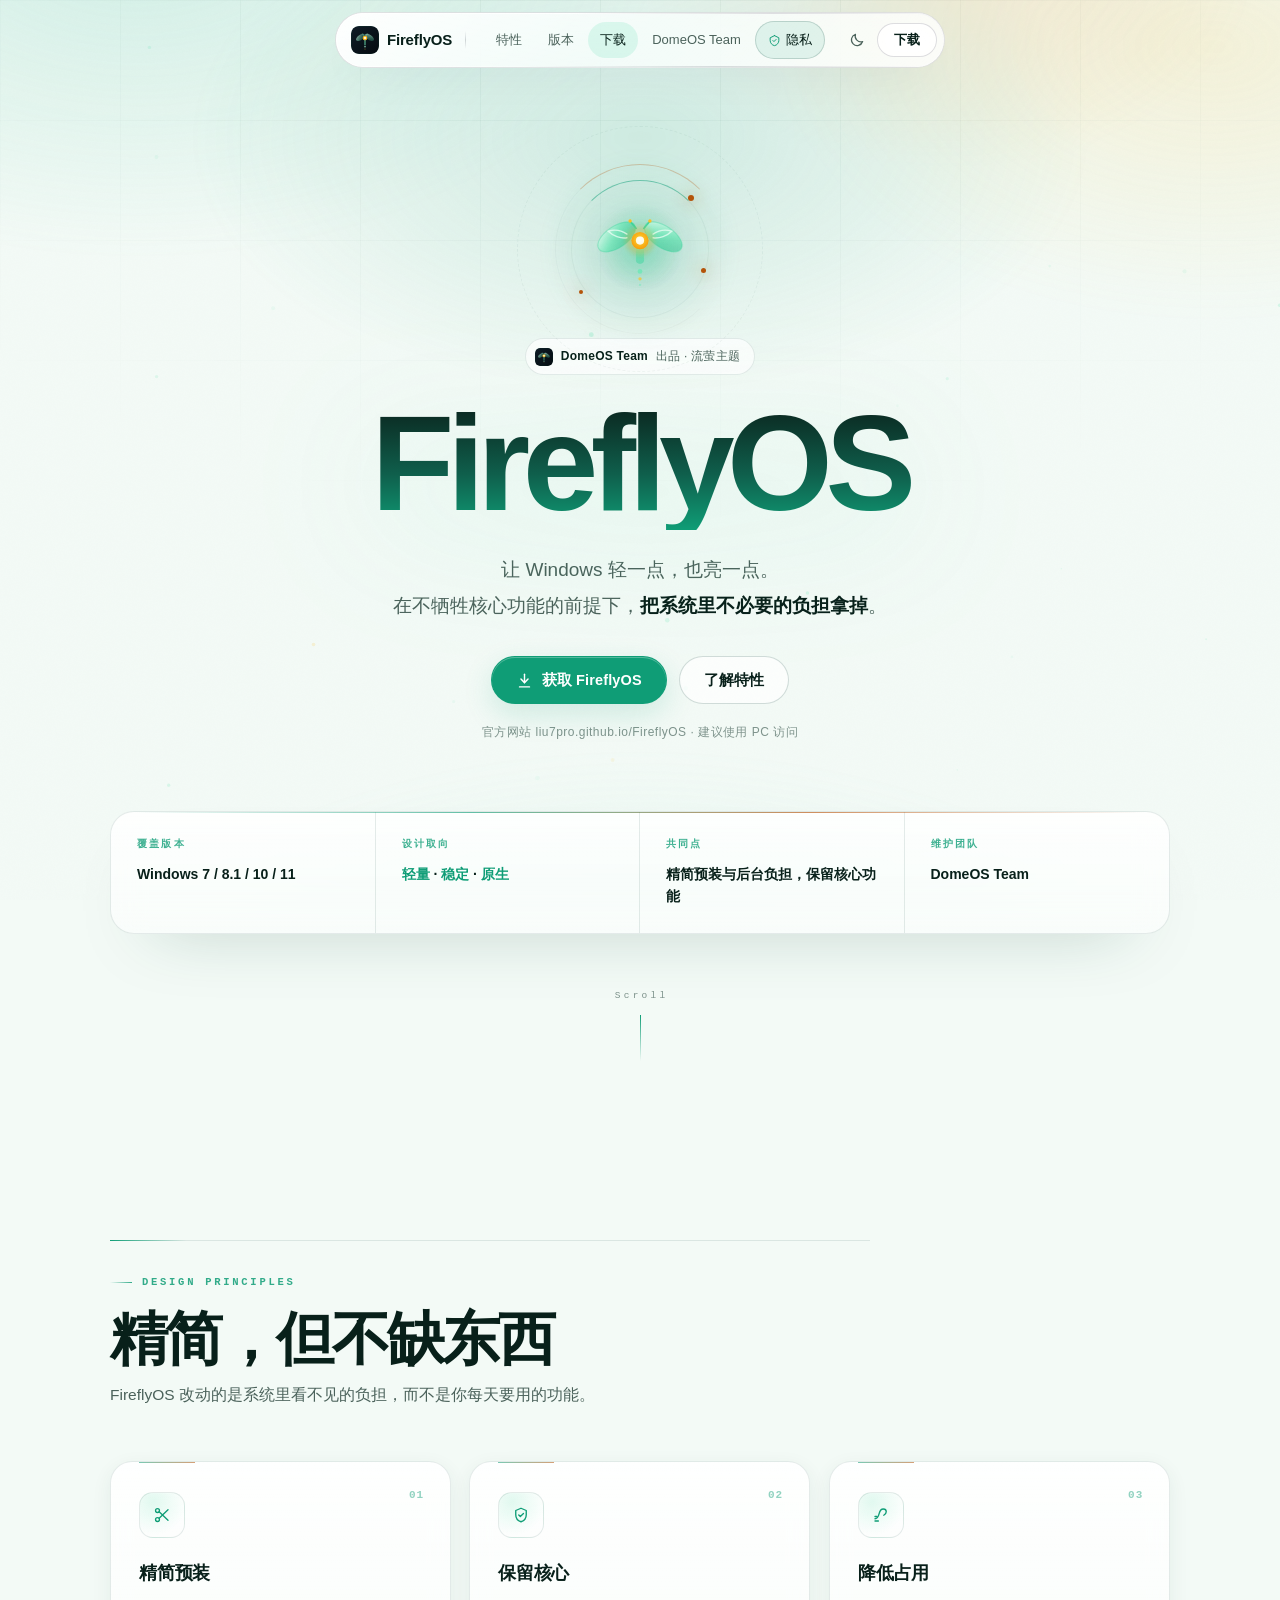
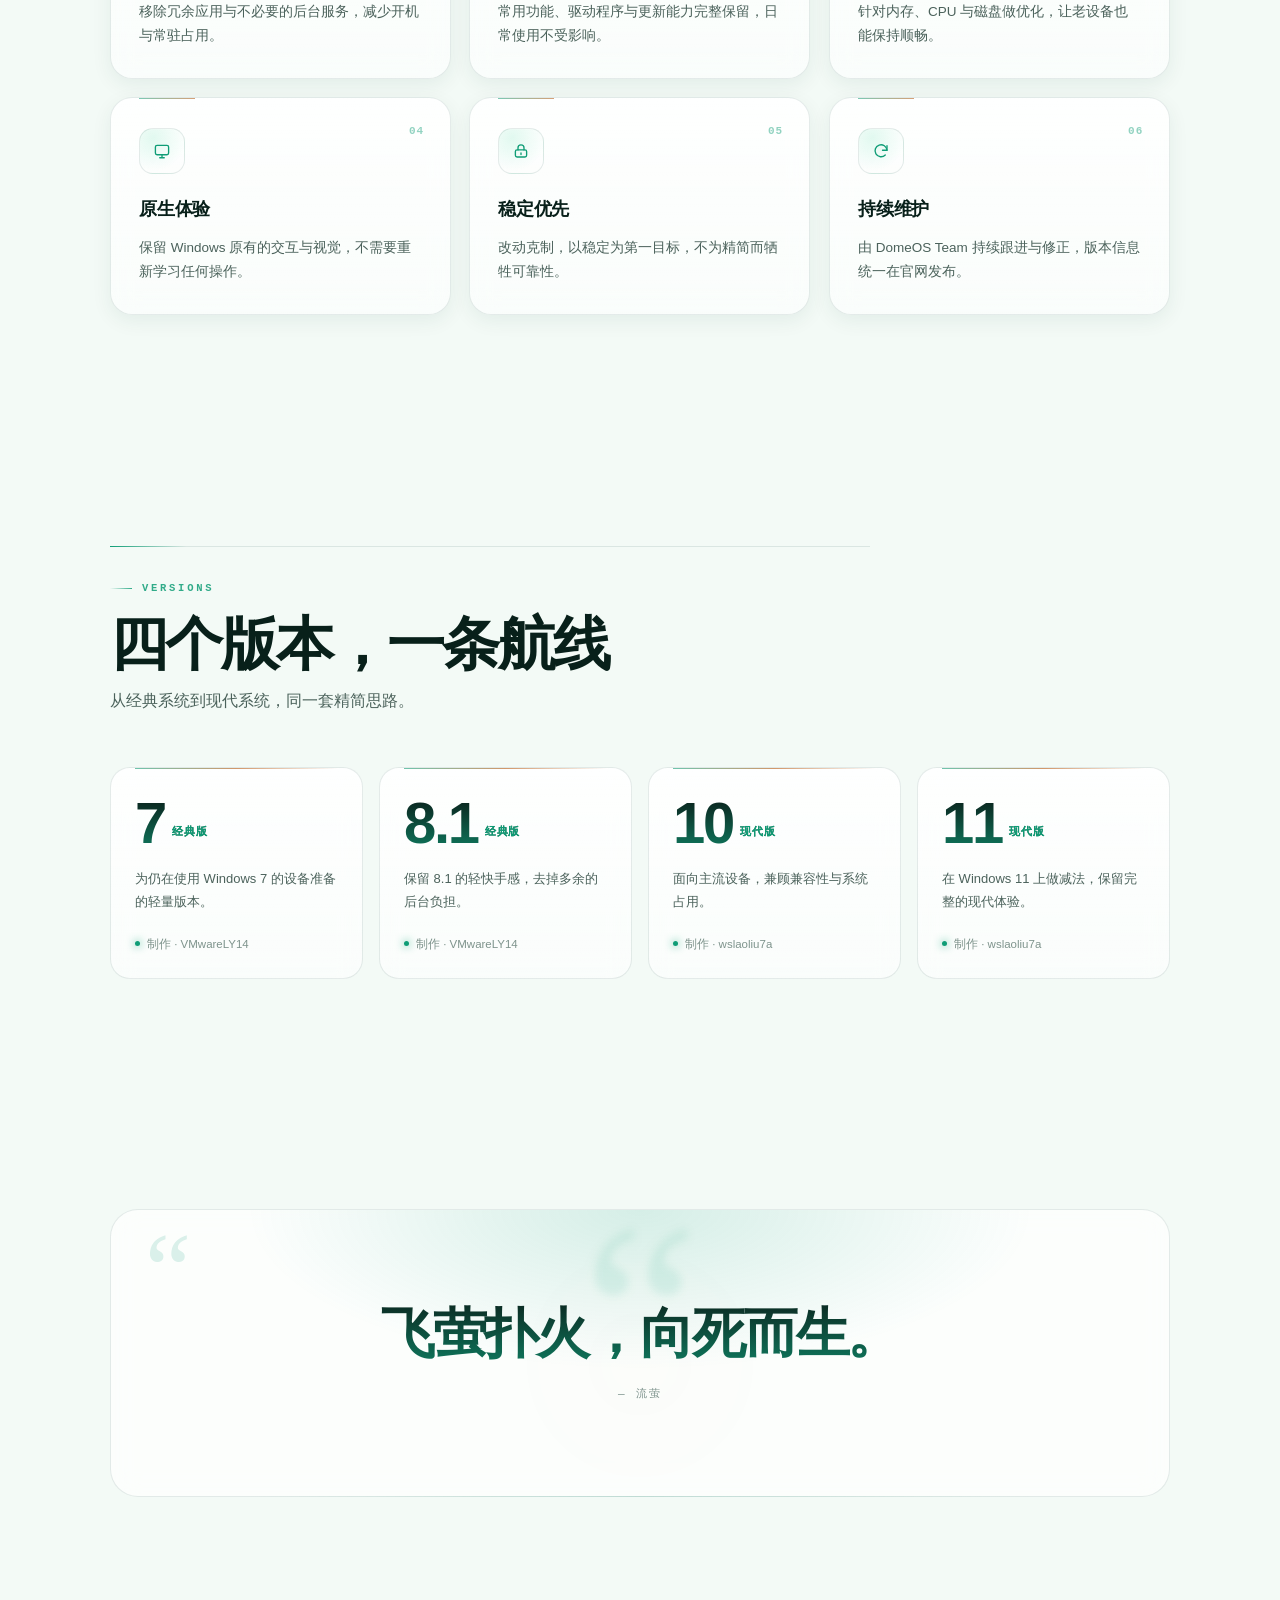
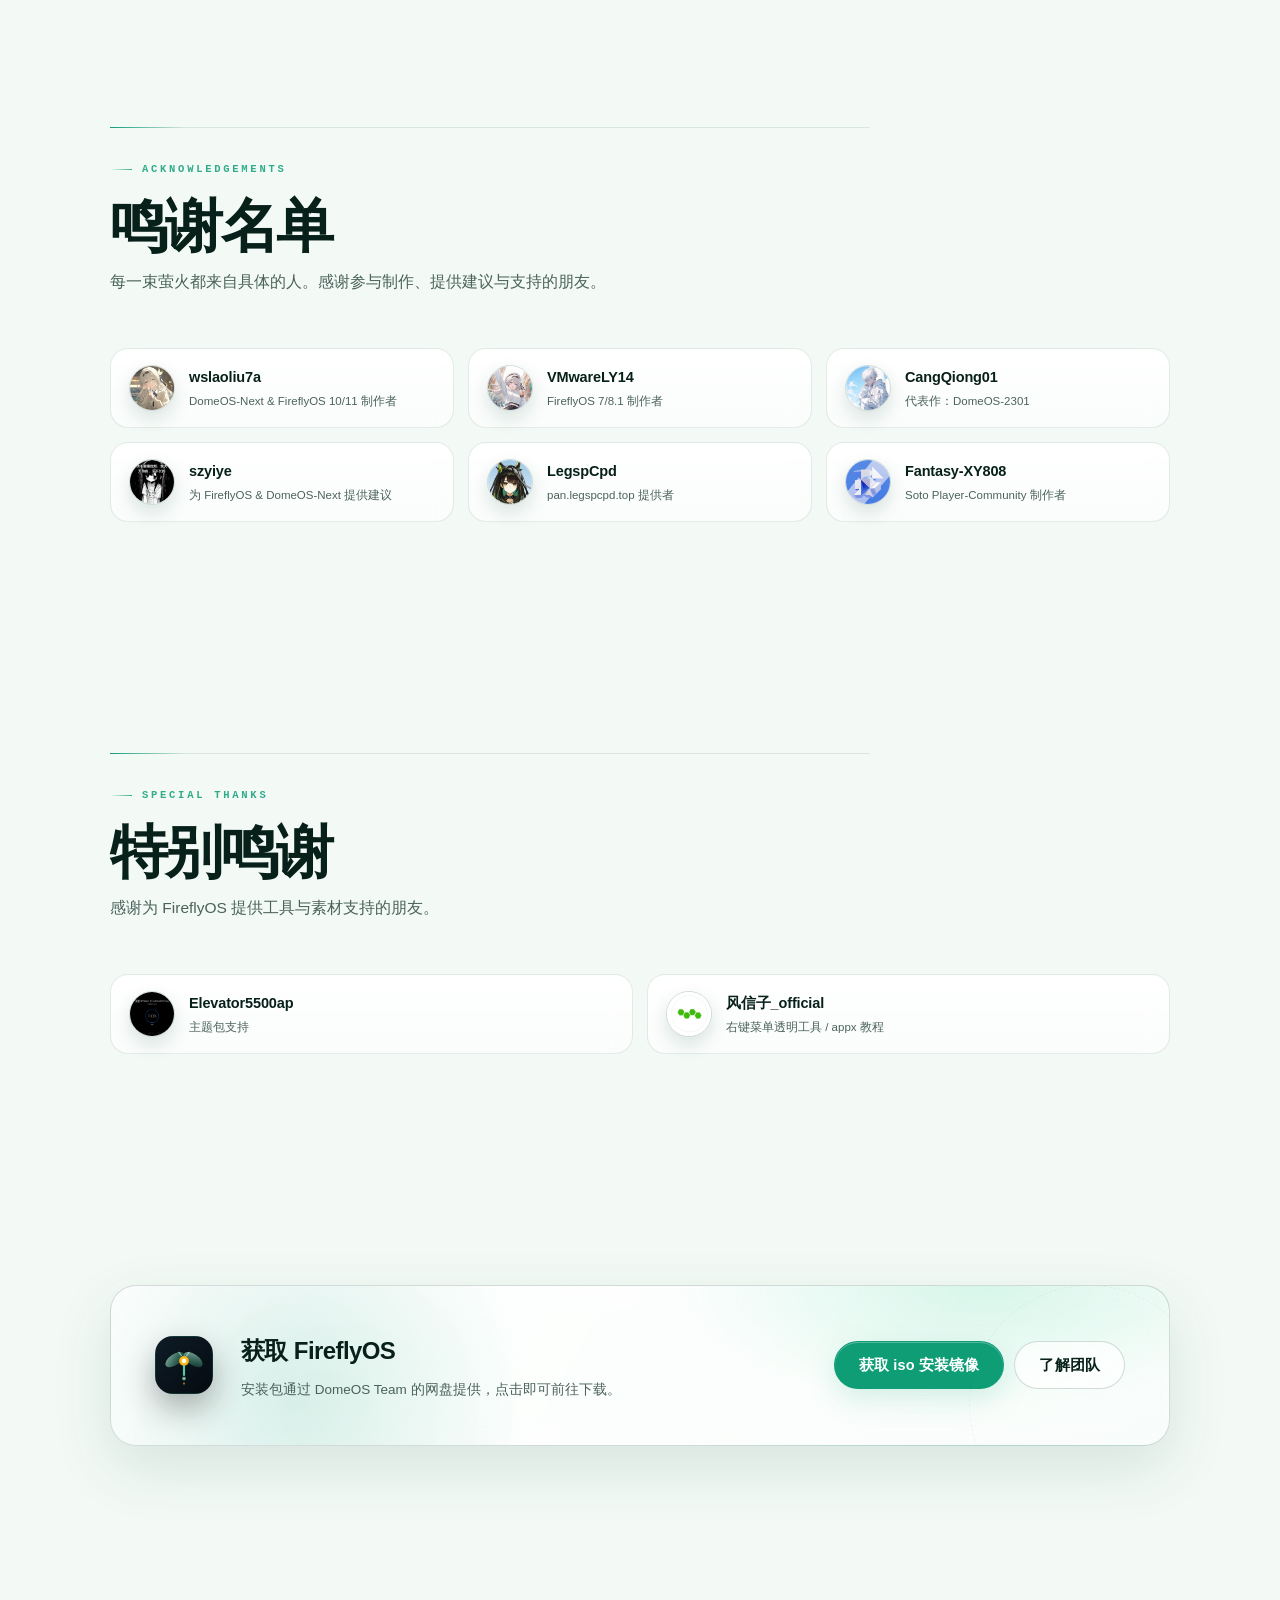
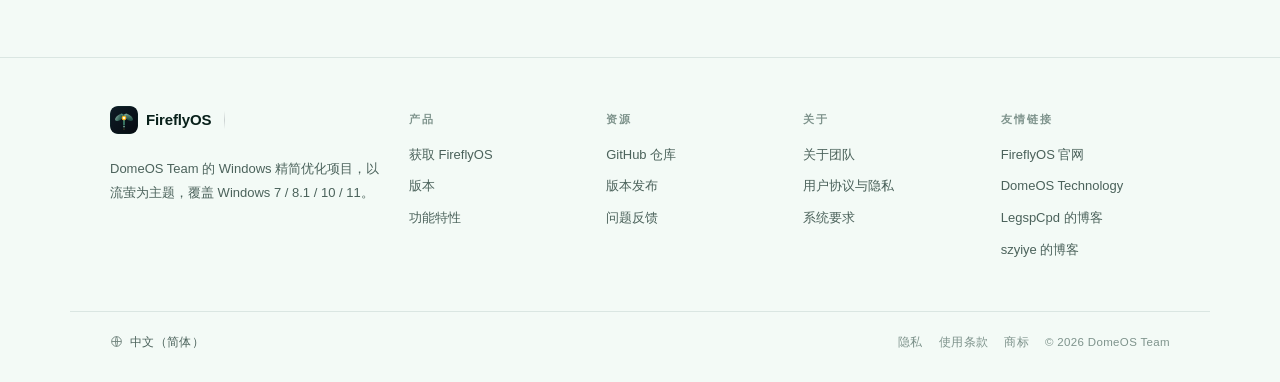
<file: index.html>
<!DOCTYPE html>
<html lang="zh-CN" data-color-mode="dark">
<head>
<meta charset="UTF-8" />
<meta name="viewport" content="width=device-width, initial-scale=1.0" />
<title>FireflyOS — 让 Windows 重新发光</title>
<meta name="description" content="FireflyOS 是 DomeOS Team 打造的 Windows 精简优化版本，以流萤为主题，覆盖 Windows 7 / 8.1 / 10 / 11，在不牺牲核心功能的前提下降低系统占用。" />
<meta name="theme-color" content="#060a10" id="themeColor" />
<meta name="color-scheme" content="dark light" />
<meta property="og:type" content="website" />
<meta property="og:title" content="FireflyOS — 让 Windows 重新发光" />
<meta property="og:description" content="DomeOS Team 出品的 Windows 精简优化版本，以流萤为主题，覆盖 Windows 7 / 8.1 / 10 / 11。飞萤扑火，向死而生。" />
<link rel="icon" href="assets/logo.svg" type="image/svg+xml" />
<script>
  (function () {
    try {
      var saved = localStorage.getItem('ff-theme');
      var mode = saved === 'light' || saved === 'dark'
        ? saved
        : (window.matchMedia('(prefers-color-scheme: light)').matches ? 'light' : 'dark');
      document.documentElement.setAttribute('data-color-mode', mode);
    } catch (e) {}
  })();
</script>
<style>html{background:#060a10}html[data-color-mode="light"]{background:#f3faf6}</style>
<link rel="stylesheet" href="assets/theme.css" />
<link rel="stylesheet" href="assets/style.css?v=10" />
<link rel="stylesheet" href="assets/evolve.css?v=2" />
</head>
<body>

<div class="page-curtain" aria-hidden="true"></div>

<div class="bg-scene" aria-hidden="true"></div>
<canvas id="fireflies" aria-hidden="true"></canvas>

<header class="site-header" id="siteHeader">
  <div class="nav-inner">
    <a class="brand" href="#" aria-label="FireflyOS 首页">
      <img src="assets/logo.svg" alt="" />
      <span>FireflyOS</span>
    </a>

    <nav class="nav-links" id="navLinks" aria-label="主导航">
      <span class="nav-hover" aria-hidden="true"></span>
      <a href="#features">特性</a>
      <a href="#versions">版本</a>
      <a href="#download">下载</a>
      <a href="https://liu7pro.github.io/DomeOS-Team/">DomeOS Team</a>
      <a class="nav-privacy" href="https://liu7pro.github.io/DomeOS-Team/legal.html" aria-label="用户协议与隐私政策">
        <svg viewBox="0 0 24 24" fill="none" stroke="currentColor" stroke-width="1.8" stroke-linecap="round" stroke-linejoin="round"><path d="M12 3l8 4v5c0 4.5-3.4 8.6-8 9.5C7.4 20.6 4 16.5 4 12V7l8-4z" /><path d="m9 12 2 2 4-4" /></svg>
        隐私
      </a>
    </nav>

    <div class="nav-actions">
      <button class="theme-toggle" id="themeToggle" type="button" aria-label="切换深浅色模式" aria-pressed="false">
        <svg class="ic-sun" viewBox="0 0 24 24" fill="none" stroke="currentColor" stroke-width="1.8" stroke-linecap="round">
          <circle cx="12" cy="12" r="4.2" />
          <path d="M12 2.5v2M12 19.5v2M2.5 12h2M19.5 12h2M5.2 5.2l1.4 1.4M17.4 17.4l1.4 1.4M18.8 5.2l-1.4 1.4M6.6 17.4l-1.4 1.4" />
        </svg>
        <svg class="ic-moon" viewBox="0 0 24 24" fill="none" stroke="currentColor" stroke-width="1.8" stroke-linecap="round" stroke-linejoin="round">
          <path d="M20.5 14.3A8.6 8.6 0 0 1 9.7 3.5a8.6 8.6 0 1 0 10.8 10.8Z" />
        </svg>
      </button>
      <a class="btn btn-primary btn-sm" href="https://pan.legspcpd.top/s/m5fM" target="_blank" rel="noopener">下载</a>
      <button class="menu-toggle" id="menuToggle" type="button" aria-label="打开菜单" aria-expanded="false" aria-controls="navLinks">
        <svg viewBox="0 0 24 24" fill="none" stroke="currentColor" stroke-width="2" stroke-linecap="round"><path d="M4 7h16M4 12h16M4 17h16" /></svg>
      </button>
    </div>
  </div>
</header>

<main>
  <section class="hero">
    <div class="container">
      <div class="hero-mark" aria-hidden="true">
        <span class="ring"></span>
        <span class="ring r2"></span>
        <img src="assets/emblem.svg" alt="" />
        <span class="spark s1"></span>
        <span class="spark s2"></span>
        <span class="spark s3"></span>
      </div>

      <div class="hero-badge">
        <img src="assets/logo.svg" alt="" />
        <b>DomeOS Team</b> 出品 · 流萤主题
      </div>

      <h1>FireflyOS</h1>
      <p class="lead">
        让 Windows 轻一点，也亮一点。<br />
        在不牺牲核心功能的前提下，<strong>把系统里不必要的负担拿掉</strong>。
      </p>

      <div class="hero-actions">
        <a class="btn btn-primary" href="https://pan.legspcpd.top/s/m5fM" target="_blank" rel="noopener">
          <svg viewBox="0 0 24 24" fill="none" stroke="currentColor" stroke-width="2" stroke-linecap="round" stroke-linejoin="round"><path d="M12 3v12" /><path d="m7 10 5 5 5-5" /><path d="M5 21h14" /></svg>
          获取 FireflyOS
        </a>
        <a class="btn btn-ghost" href="#features">了解特性</a>
      </div>

      <p class="hero-note">官方网站 liu7pro.github.io/FireflyOS · 建议使用 PC 访问</p>

      <div class="spec-panel" data-reveal>
        <div class="spec-item">
          <span>覆盖版本</span>
          <b>Windows 7 / 8.1 / 10 / 11</b>
        </div>
        <div class="spec-item">
          <span>设计取向</span>
          <b><em>轻量</em> · <em>稳定</em> · <em>原生</em></b>
        </div>
        <div class="spec-item">
          <span>共同点</span>
          <b>精简预装与后台负担，保留核心功能</b>
        </div>
        <div class="spec-item">
          <span>维护团队</span>
          <b>DomeOS Team</b>
        </div>
      </div>

      <div class="scroll-cue" aria-hidden="true">
        <span>Scroll</span>
        <i></i>
      </div>
    </div>
  </section>

  <section class="section" id="features">
    <div class="container">
      <div class="section-head" data-reveal>
        <span class="eyebrow">Design Principles</span>
        <h2 class="section-title">精简，但不缺东西</h2>
        <p class="section-sub">FireflyOS 改动的是系统里看不见的负担，而不是你每天要用的功能。</p>
      </div>

      <div class="grid-3">
        <article class="card" data-reveal style="--d:.02s">
          <span class="card-index">01</span>
          <div class="card-icon"><svg viewBox="0 0 24 24" fill="none" stroke="currentColor" stroke-width="1.8" stroke-linecap="round" stroke-linejoin="round"><circle cx="6" cy="6" r="2.6" /><circle cx="6" cy="18" r="2.6" /><path d="M8.2 7.6 20 19M8.2 16.4 20 5" /></svg></div>
          <h3>精简预装</h3>
          <p>移除冗余应用与不必要的后台服务，减少开机与常驻占用。</p>
        </article>
        <article class="card" data-reveal style="--d:.06s">
          <span class="card-index">02</span>
          <div class="card-icon"><svg viewBox="0 0 24 24" fill="none" stroke="currentColor" stroke-width="1.8" stroke-linecap="round" stroke-linejoin="round"><path d="M12 3 5 6v5.6c0 4.3 2.9 8.1 7 9.4 4.1-1.3 7-5.1 7-9.4V6l-7-3Z" /><path d="m9 12 2.1 2.1L15.3 10" /></svg></div>
          <h3>保留核心</h3>
          <p>常用功能、驱动程序与更新能力完整保留，日常使用不受影响。</p>
        </article>
        <article class="card" data-reveal style="--d:.1s">
          <span class="card-index">03</span>
          <div class="card-icon"><svg viewBox="0 0 24 24" fill="none" stroke="currentColor" stroke-width="1.8" stroke-linecap="round" stroke-linejoin="round"><path d="M4 17c3.4 0 4.6-3.2 5.4-6.4C10.2 7.4 11.3 4 15 4c2.5 0 4 1.6 4 3.7 0 2.3-1.6 3.6-3.3 4.6" /><path d="M4 20h4.5" /><path d="M4 14h2.8" /></svg></div>
          <h3>降低占用</h3>
          <p>针对内存、CPU 与磁盘做优化，让老设备也能保持顺畅。</p>
        </article>
        <article class="card" data-reveal style="--d:.02s">
          <span class="card-index">04</span>
          <div class="card-icon"><svg viewBox="0 0 24 24" fill="none" stroke="currentColor" stroke-width="1.8" stroke-linecap="round" stroke-linejoin="round"><rect x="3.2" y="4.5" width="17.6" height="12.5" rx="2.2" /><path d="M9 21h6M12 17v4" /></svg></div>
          <h3>原生体验</h3>
          <p>保留 Windows 原有的交互与视觉，不需要重新学习任何操作。</p>
        </article>
        <article class="card" data-reveal style="--d:.06s">
          <span class="card-index">05</span>
          <div class="card-icon"><svg viewBox="0 0 24 24" fill="none" stroke="currentColor" stroke-width="1.8" stroke-linecap="round" stroke-linejoin="round"><rect x="4.5" y="10.5" width="15" height="9.5" rx="2.2" /><path d="M8 10.5V7.8a4 4 0 0 1 8 0v2.7" /><path d="M12 14.6v2" /></svg></div>
          <h3>稳定优先</h3>
          <p>改动克制，以稳定为第一目标，不为精简而牺牲可靠性。</p>
        </article>
        <article class="card" data-reveal style="--d:.1s">
          <span class="card-index">06</span>
          <div class="card-icon"><svg viewBox="0 0 24 24" fill="none" stroke="currentColor" stroke-width="1.8" stroke-linecap="round" stroke-linejoin="round"><path d="M20 11a8 8 0 1 0-2.3 6.3" /><path d="M20 5v6h-6" /></svg></div>
          <h3>持续维护</h3>
          <p>由 DomeOS Team 持续跟进与修正，版本信息统一在官网发布。</p>
        </article>
      </div>
    </div>
  </section>

  <section class="section" id="versions">
    <div class="container">
      <div class="section-head" data-reveal>
        <span class="eyebrow">Versions</span>
        <h2 class="section-title">四个版本，一条航线</h2>
        <p class="section-sub">从经典系统到现代系统，同一套精简思路。</p>
      </div>

      <div class="versions">
        <article class="version-card" data-reveal style="--d:.02s">
          <div class="v-num">7<small>经典版</small></div>
          <p class="v-desc">为仍在使用 Windows 7 的设备准备的轻量版本。</p>
          <span class="v-maker">制作 · VMwareLY14</span>
        </article>
        <article class="version-card" data-reveal style="--d:.06s">
          <div class="v-num">8.1<small>经典版</small></div>
          <p class="v-desc">保留 8.1 的轻快手感，去掉多余的后台负担。</p>
          <span class="v-maker">制作 · VMwareLY14</span>
        </article>
        <article class="version-card" data-reveal style="--d:.1s">
          <div class="v-num">10<small>现代版</small></div>
          <p class="v-desc">面向主流设备，兼顾兼容性与系统占用。</p>
          <span class="v-maker">制作 · wslaoliu7a</span>
        </article>
        <article class="version-card" data-reveal style="--d:.14s">
          <div class="v-num">11<small>现代版</small></div>
          <p class="v-desc">在 Windows 11 上做减法，保留完整的现代体验。</p>
          <span class="v-maker">制作 · wslaoliu7a</span>
        </article>
      </div>
    </div>
  </section>

  <section class="section">
    <div class="container">
      <div class="quote-panel" data-reveal>
        <q>飞萤扑火，向死而生。</q>
        <span>— 流萤</span>
      </div>
    </div>
  </section>

  <section class="section" id="thanks">
    <div class="container">
      <div class="section-head" data-reveal>
        <span class="eyebrow">Acknowledgements</span>
        <h2 class="section-title">鸣谢名单</h2>
        <p class="section-sub">每一束萤火都来自具体的人。感谢参与制作、提供建议与支持的朋友。</p>
      </div>

      <div class="thanks-grid">
        <a class="thanks-card" href="https://space.bilibili.com/1834614293" target="_blank" rel="noopener" data-reveal style="--d:.02s">
          <img src="assets/people/wslaoliu7a.jpg" alt="" />
          <div><b>wslaoliu7a</b><span>DomeOS-Next &amp; FireflyOS 10/11 制作者</span></div>
        </a>
        <a class="thanks-card" href="https://space.bilibili.com/1227511340" target="_blank" rel="noopener" data-reveal style="--d:.05s">
          <img src="assets/people/vmwarely14.jpg" alt="" />
          <div><b>VMwareLY14</b><span>FireflyOS 7/8.1 制作者</span></div>
        </a>
        <a class="thanks-card" href="https://space.bilibili.com/1995157657" target="_blank" rel="noopener" data-reveal style="--d:.08s">
          <img src="assets/people/cangqiong01.jpg" alt="" />
          <div><b>CangQiong01</b><span>代表作：DomeOS-2301</span></div>
        </a>
        <a class="thanks-card" href="https://space.bilibili.com/3493112219437191" target="_blank" rel="noopener" data-reveal style="--d:.02s">
          <img src="assets/people/szyiye.jpg" alt="" />
          <div><b>szyiye</b><span>为 FireflyOS &amp; DomeOS-Next 提供建议</span></div>
        </a>
        <a class="thanks-card" href="https://space.bilibili.com/1614911881" target="_blank" rel="noopener" data-reveal style="--d:.05s">
          <img src="assets/people/legspcpd.jpg" alt="" />
          <div><b>LegspCpd</b><span>pan.legspcpd.top 提供者</span></div>
        </a>
        <a class="thanks-card" href="https://github.com/Fantasy-XY808" target="_blank" rel="noopener" data-reveal style="--d:.08s">
          <img src="assets/people/fantasy-xy808.jpg" alt="" />
          <div><b>Fantasy-XY808</b><span>Soto Player-Community 制作者</span></div>
        </a>
      </div>
    </div>
  </section>

  <section class="section" id="special-thanks">
    <div class="container">
      <div class="section-head" data-reveal>
        <span class="eyebrow">Special Thanks</span>
        <h2 class="section-title">特别鸣谢</h2>
        <p class="section-sub">感谢为 FireflyOS 提供工具与素材支持的朋友。</p>
      </div>

      <div class="thanks-grid two">
        <a class="thanks-card" href="https://space.bilibili.com/449530793" target="_blank" rel="noopener" data-reveal style="--d:.02s">
          <img src="assets/people/elevator5500ap.jpg" alt="" />
          <div><b>Elevator5500ap</b><span>主题包支持</span></div>
        </a>
        <a class="thanks-card" href="https://space.bilibili.com/3494369573210315" target="_blank" rel="noopener" data-reveal style="--d:.05s">
          <img src="assets/people/fengxinzi.jpg" alt="" />
          <div><b>风信子_official</b><span>右键菜单透明工具 / appx 教程</span></div>
        </a>
      </div>
    </div>
  </section>

  <section class="section" id="download">
    <div class="container">
      <div class="cta-panel" data-reveal>
        <img src="assets/logo.svg" alt="" />
        <div class="cta-text">
          <h2>获取 FireflyOS</h2>
          <p>安装包通过 DomeOS Team 的网盘提供，点击即可前往下载。</p>
        </div>
        <div class="cta-actions">
          <a class="btn btn-primary" href="https://pan.legspcpd.top/s/m5fM" target="_blank" rel="noopener">获取 iso 安装镜像</a>
          <a class="btn btn-ghost" href="https://liu7pro.github.io/DomeOS-Team/">了解团队</a>
        </div>
      </div>
    </div>
  </section>
</main>

<footer class="site-footer">
  <div class="container footer-inner">
    <div class="footer-brand">
      <a class="brand" href="#">
        <img src="assets/logo.svg" alt="" />
        <span>FireflyOS</span>
      </a>
      <p>DomeOS Team 的 Windows 精简优化项目，以流萤为主题，覆盖 Windows 7 / 8.1 / 10 / 11。</p>
    </div>
    <div class="footer-col">
      <h4>产品</h4>
      <a href="https://pan.legspcpd.top/s/m5fM" target="_blank" rel="noopener">获取 FireflyOS</a>
      <a href="#versions">版本</a>
      <a href="#features">功能特性</a>
    </div>
    <div class="footer-col">
      <h4>资源</h4>
      <a href="https://github.com/liu7pro/FireflyOS" target="_blank" rel="noopener">GitHub 仓库</a>
      <a href="https://github.com/liu7pro/FireflyOS/releases" target="_blank" rel="noopener">版本发布</a>
      <a href="https://github.com/liu7pro/FireflyOS/issues" target="_blank" rel="noopener">问题反馈</a>
    </div>
    <div class="footer-col">
      <h4>关于</h4>
      <a href="https://liu7pro.github.io/DomeOS-Team/">关于团队</a>
      <a href="https://liu7pro.github.io/DomeOS-Team/legal.html">用户协议与隐私</a>
      <a href="#versions">系统要求</a>
    </div>
    <div class="footer-col">
      <h4>友情链接</h4>
      <a href="https://liu7pro.github.io/FireflyOS/">FireflyOS 官网</a>
      <a href="https://cangqiong01.github.io/" target="_blank" rel="noopener">DomeOS Technology</a>
      <a href="https://www.legspcpd.top/" target="_blank" rel="noopener">LegspCpd 的博客</a>
      <a href="https://blog.szyiye.cn" target="_blank" rel="noopener">szyiye 的博客</a>
    </div>
  </div>
  <div class="container footer-bottom">
    <a class="footer-lang" href="en/index.html">
      <svg viewBox="0 0 24 24" fill="none" stroke="currentColor" stroke-width="1.6"><circle cx="12" cy="12" r="9" /><path d="M3 12h18M12 3c2.5 2.6 2.5 15.4 0 18M12 3c-2.5 2.6-2.5 15.4 0 18" /></svg>
      中文（简体）
    </a>
    <div class="footer-legal">
      <a href="https://liu7pro.github.io/DomeOS-Team/legal.html">隐私</a>
      <a href="https://liu7pro.github.io/DomeOS-Team/legal.html">使用条款</a>
      <a href="https://liu7pro.github.io/DomeOS-Team/about.html">商标</a>
      <a href="https://liu7pro.github.io/DomeOS-Team/">© <span id="year">2026</span> DomeOS Team</a>
    </div>
  </div>
</footer>

<script src="assets/main.js?v=12"></script>
</body>
</html>
</file>
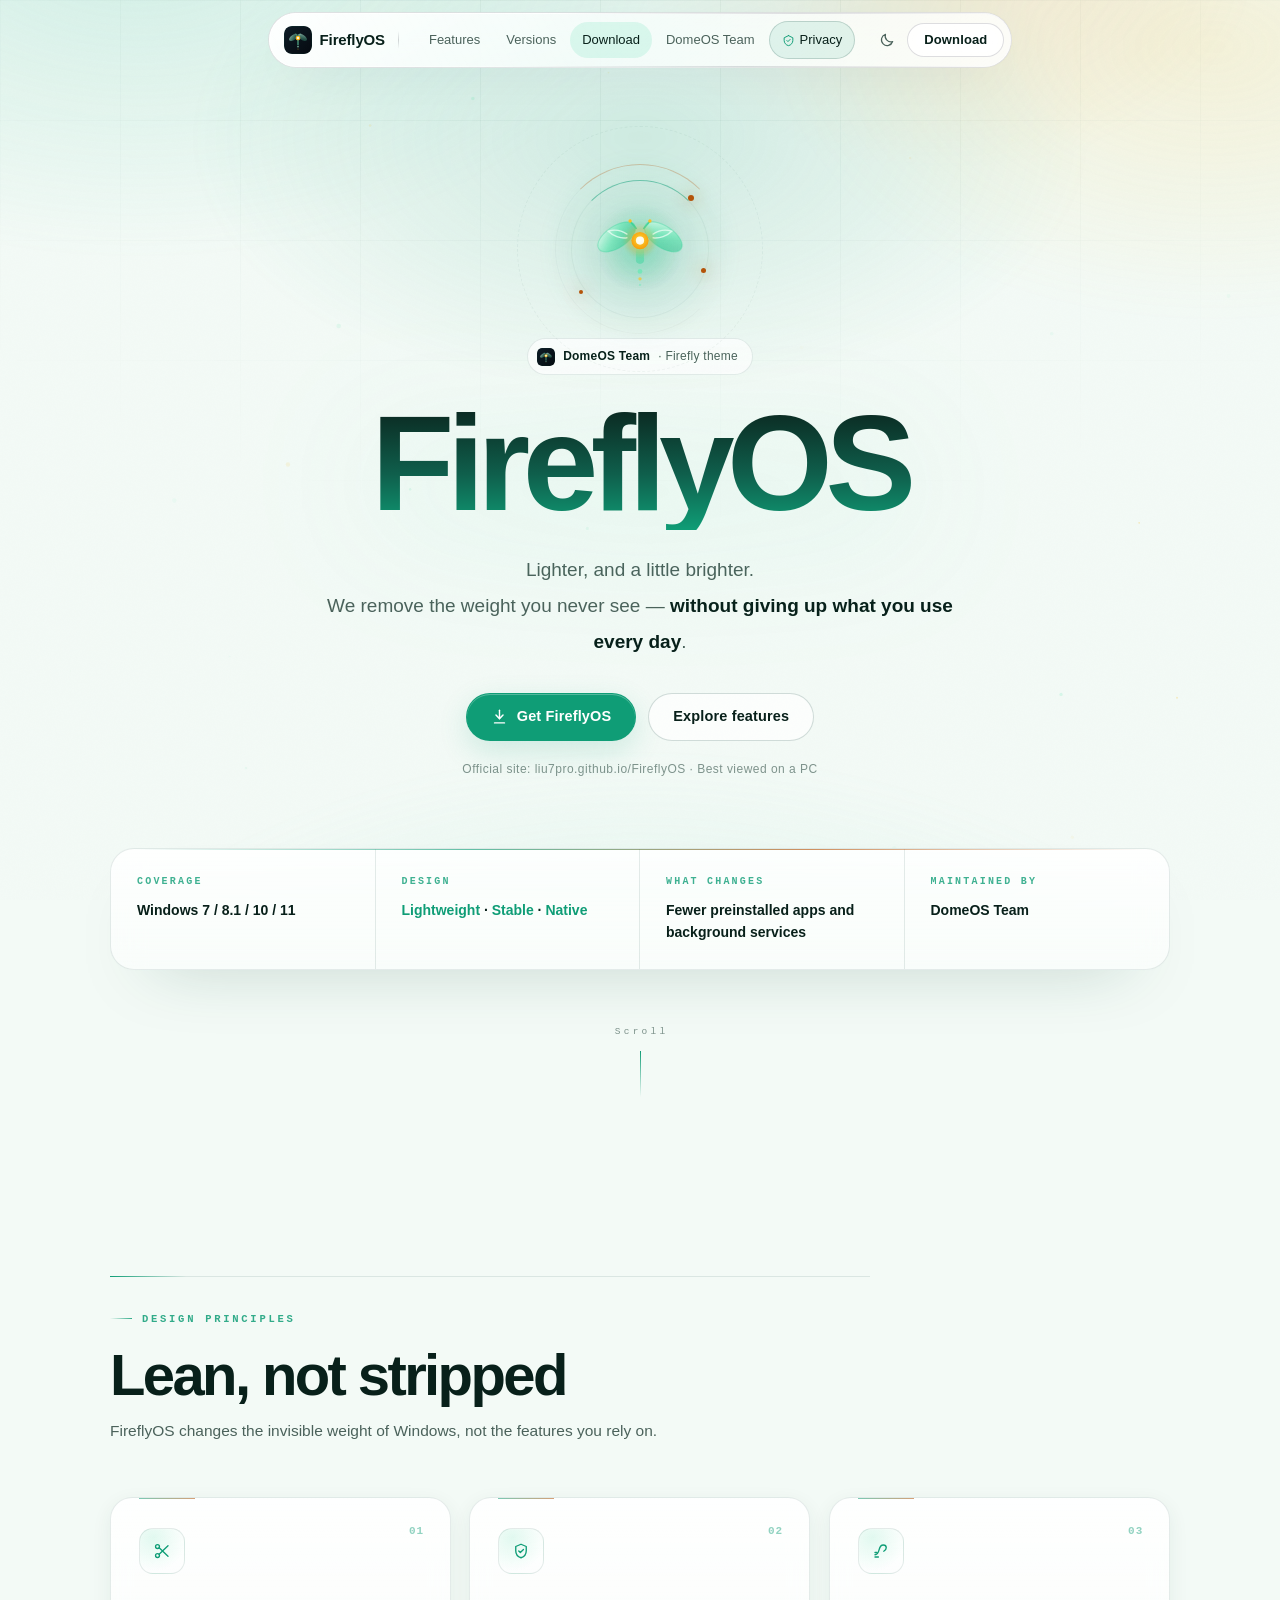
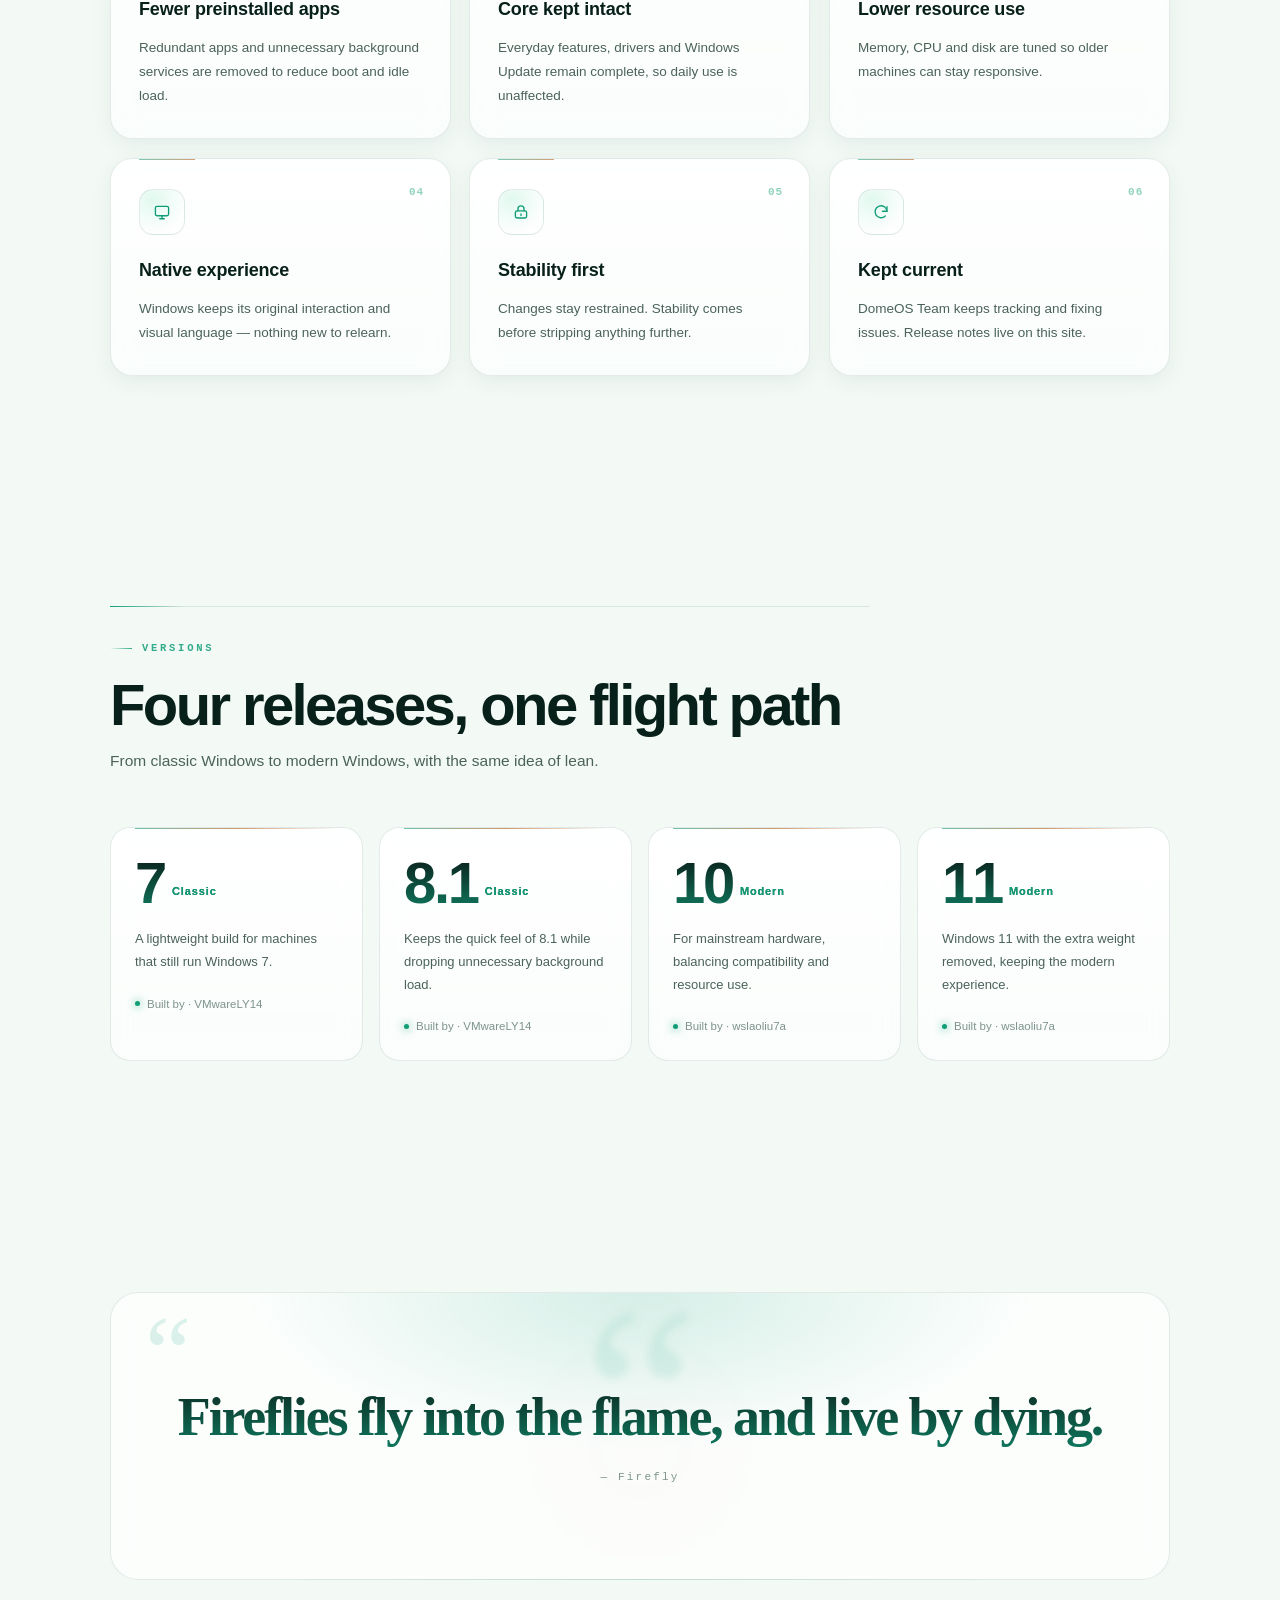
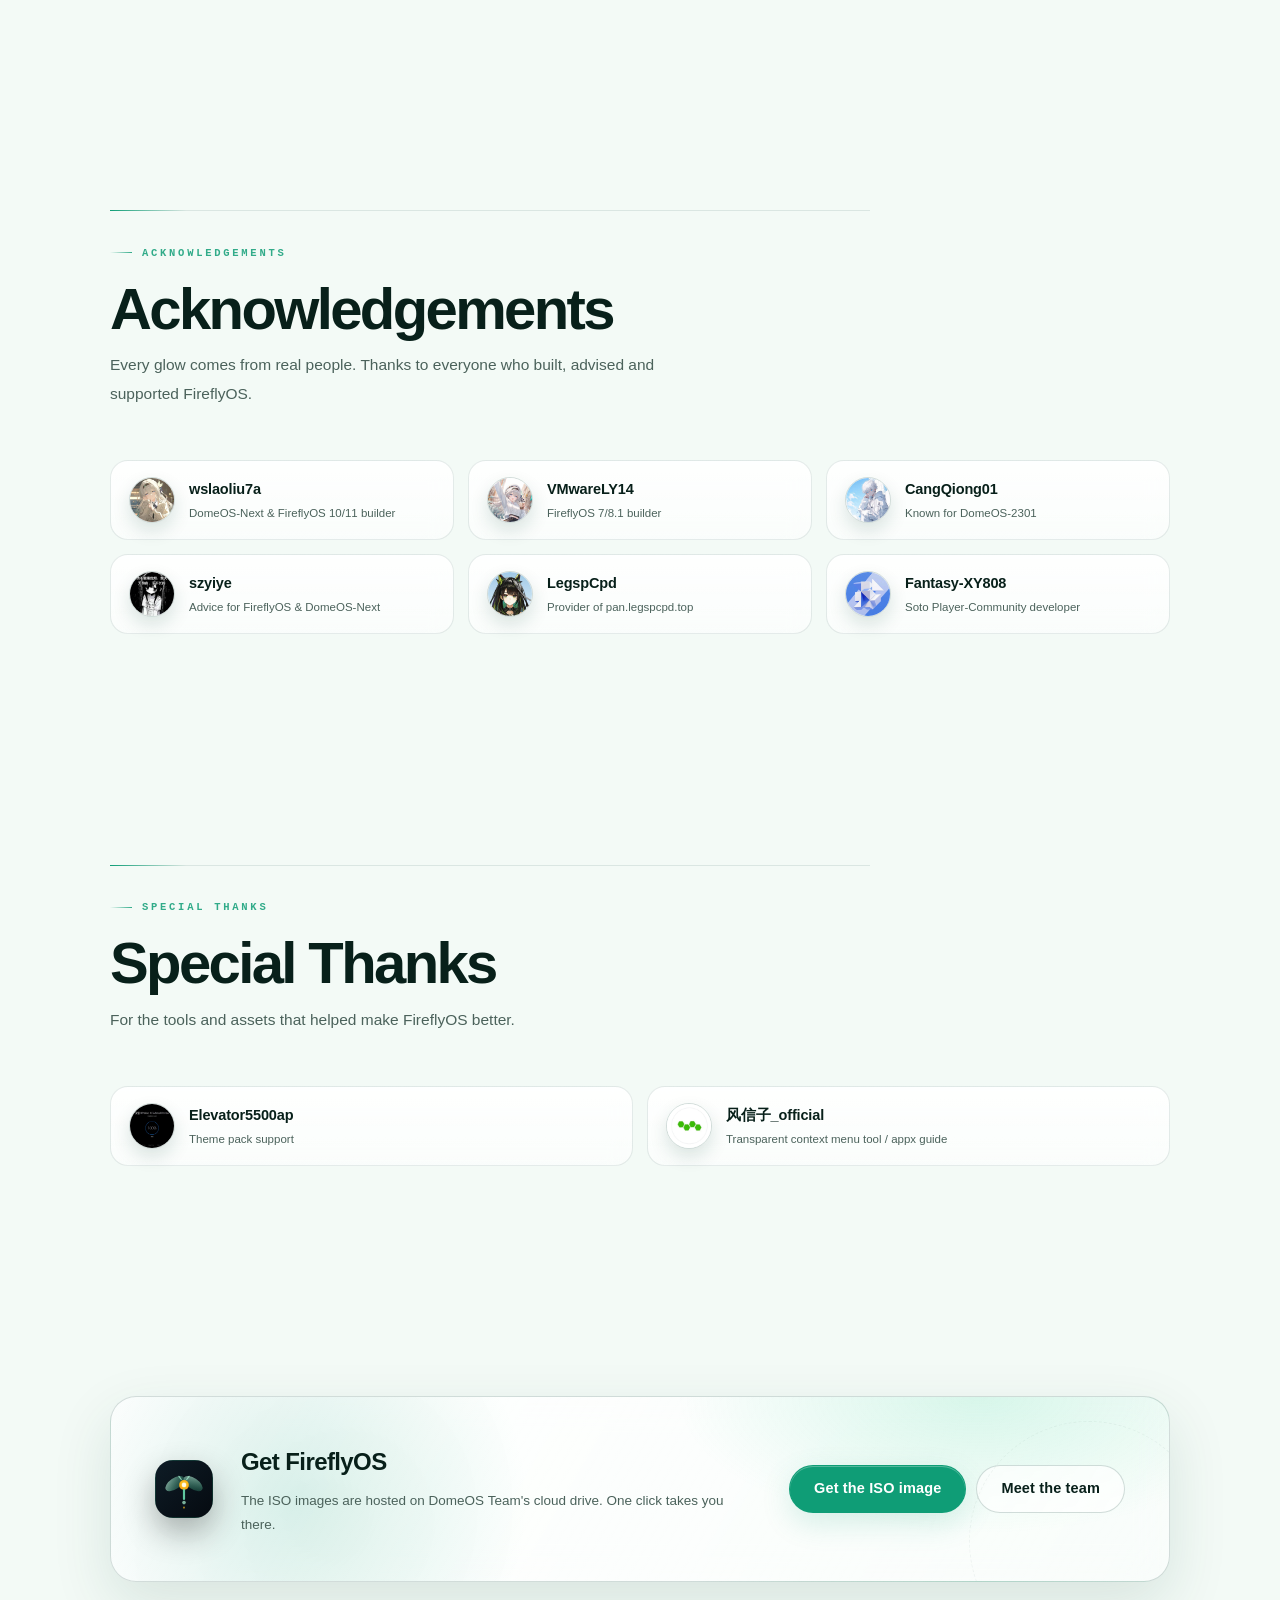
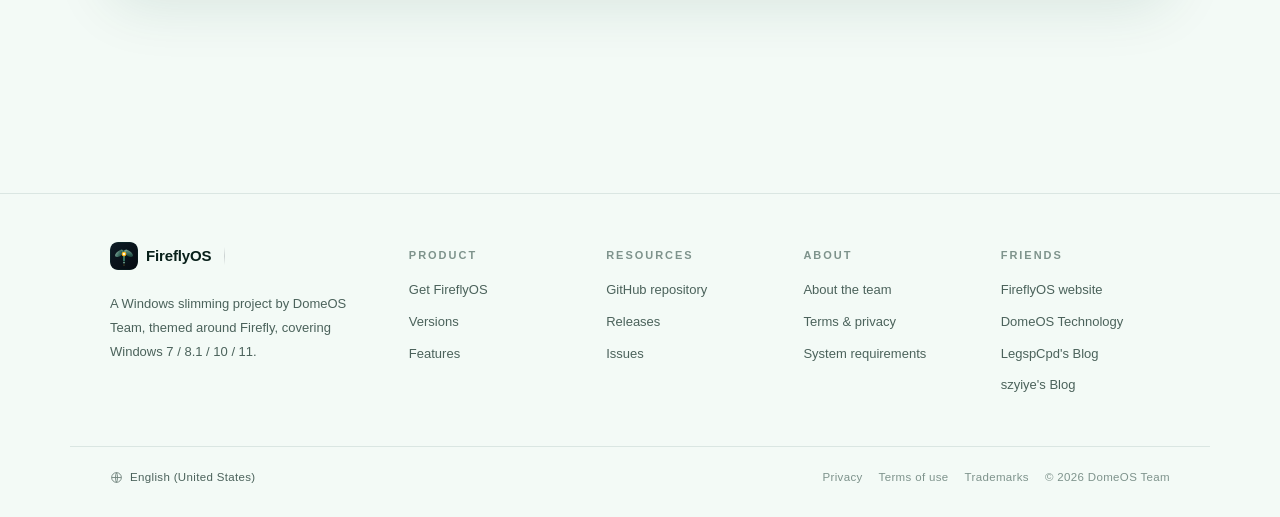
<file: en/index.html>
<!DOCTYPE html>
<html lang="en" data-color-mode="dark">
<head>
<meta charset="UTF-8" />
<meta name="viewport" content="width=device-width, initial-scale=1.0" />
<title>FireflyOS — Let Windows glow again</title>
<meta name="description" content="FireflyOS is a slimmed and optimized Windows build by DomeOS Team, themed around Firefly, covering Windows 7 / 8.1 / 10 / 11." />
<meta name="theme-color" content="#060a10" id="themeColor" />
<meta name="color-scheme" content="dark light" />
<meta property="og:type" content="website" />
<meta property="og:title" content="FireflyOS — Let Windows glow again" />
<meta property="og:description" content="A slimmed Windows build by DomeOS Team, themed around Firefly. Lightweight, stable and native." />
<link rel="icon" href="../assets/logo.svg" type="image/svg+xml" />
<script>
  (function () {
    try {
      var saved = localStorage.getItem('ff-theme');
      var mode = saved === 'light' || saved === 'dark'
        ? saved
        : (window.matchMedia('(prefers-color-scheme: light)').matches ? 'light' : 'dark');
      document.documentElement.setAttribute('data-color-mode', mode);
    } catch (e) {}
  })();
</script>
<style>html{background:#060a10}html[data-color-mode="light"]{background:#f3faf6}</style>
<link rel="stylesheet" href="../assets/theme.css" />
<link rel="stylesheet" href="../assets/style.css?v=10" />
<link rel="stylesheet" href="../assets/evolve.css?v=2" />
</head>
<body>

<div class="page-curtain" aria-hidden="true"></div>

<div class="bg-scene" aria-hidden="true"></div>
<canvas id="fireflies" aria-hidden="true"></canvas>

<header class="site-header" id="siteHeader">
  <div class="nav-inner">
    <a class="brand" href="#" aria-label="FireflyOS home">
      <img src="../assets/logo.svg" alt="" />
      <span>FireflyOS</span>
    </a>

    <nav class="nav-links" id="navLinks" aria-label="Main navigation">
      <span class="nav-hover" aria-hidden="true"></span>
      <a href="#features">Features</a>
      <a href="#versions">Versions</a>
      <a href="#download">Download</a>
      <a href="https://liu7pro.github.io/DomeOS-Team/">DomeOS Team</a>
      <a class="nav-privacy" href="https://liu7pro.github.io/DomeOS-Team/legal.html" aria-label="Terms and privacy policy">
        <svg viewBox="0 0 24 24" fill="none" stroke="currentColor" stroke-width="1.8" stroke-linecap="round" stroke-linejoin="round"><path d="M12 3l8 4v5c0 4.5-3.4 8.6-8 9.5C7.4 20.6 4 16.5 4 12V7l8-4z" /><path d="m9 12 2 2 4-4" /></svg>
        Privacy
      </a>
    </nav>

    <div class="nav-actions">
      <button class="theme-toggle" id="themeToggle" type="button" aria-label="Toggle light and dark mode" aria-pressed="false">
        <svg class="ic-sun" viewBox="0 0 24 24" fill="none" stroke="currentColor" stroke-width="1.8" stroke-linecap="round">
          <circle cx="12" cy="12" r="4.2" />
          <path d="M12 2.5v2M12 19.5v2M2.5 12h2M19.5 12h2M5.2 5.2l1.4 1.4M17.4 17.4l1.4 1.4M18.8 5.2l-1.4 1.4M6.6 17.4l-1.4 1.4" />
        </svg>
        <svg class="ic-moon" viewBox="0 0 24 24" fill="none" stroke="currentColor" stroke-width="1.8" stroke-linecap="round" stroke-linejoin="round">
          <path d="M20.5 14.3A8.6 8.6 0 0 1 9.7 3.5a8.6 8.6 0 1 0 10.8 10.8Z" />
        </svg>
      </button>
      <a class="btn btn-primary btn-sm" href="https://pan.legspcpd.top/s/m5fM" target="_blank" rel="noopener">Download</a>
      <button class="menu-toggle" id="menuToggle" type="button" aria-label="Open menu" aria-expanded="false" aria-controls="navLinks">
        <svg viewBox="0 0 24 24" fill="none" stroke="currentColor" stroke-width="2" stroke-linecap="round"><path d="M4 7h16M4 12h16M4 17h16" /></svg>
      </button>
    </div>
  </div>
</header>

<main>
  <section class="hero">
    <div class="container">
      <div class="hero-mark" aria-hidden="true">
        <span class="ring"></span>
        <span class="ring r2"></span>
        <img src="../assets/emblem.svg" alt="" />
        <span class="spark s1"></span>
        <span class="spark s2"></span>
        <span class="spark s3"></span>
      </div>

      <div class="hero-badge">
        <img src="../assets/logo.svg" alt="" />
        <b>DomeOS Team</b> · Firefly theme
      </div>

      <h1>FireflyOS</h1>
      <p class="lead">
        Lighter, and a little brighter.<br />
        We remove the weight you never see — <strong>without giving up what you use every day</strong>.
      </p>

      <div class="hero-actions">
        <a class="btn btn-primary" href="https://pan.legspcpd.top/s/m5fM" target="_blank" rel="noopener">
          <svg viewBox="0 0 24 24" fill="none" stroke="currentColor" stroke-width="2" stroke-linecap="round" stroke-linejoin="round"><path d="M12 3v12" /><path d="m7 10 5 5 5-5" /><path d="M5 21h14" /></svg>
          Get FireflyOS
        </a>
        <a class="btn btn-ghost" href="#features">Explore features</a>
      </div>

      <p class="hero-note">Official site: liu7pro.github.io/FireflyOS · Best viewed on a PC</p>

      <div class="spec-panel" data-reveal>
        <div class="spec-item">
          <span>Coverage</span>
          <b>Windows 7 / 8.1 / 10 / 11</b>
        </div>
        <div class="spec-item">
          <span>Design</span>
          <b><em>Lightweight</em> · <em>Stable</em> · <em>Native</em></b>
        </div>
        <div class="spec-item">
          <span>What changes</span>
          <b>Fewer preinstalled apps and background services</b>
        </div>
        <div class="spec-item">
          <span>Maintained by</span>
          <b>DomeOS Team</b>
        </div>
      </div>

      <div class="scroll-cue" aria-hidden="true">
        <span>Scroll</span>
        <i></i>
      </div>
    </div>
  </section>

  <section class="section" id="features">
    <div class="container">
      <div class="section-head" data-reveal>
        <span class="eyebrow">Design Principles</span>
        <h2 class="section-title">Lean, not stripped</h2>
        <p class="section-sub">FireflyOS changes the invisible weight of Windows, not the features you rely on.</p>
      </div>

      <div class="grid-3">
        <article class="card" data-reveal style="--d:.02s">
          <span class="card-index">01</span>
          <div class="card-icon"><svg viewBox="0 0 24 24" fill="none" stroke="currentColor" stroke-width="1.8" stroke-linecap="round" stroke-linejoin="round"><circle cx="6" cy="6" r="2.6" /><circle cx="6" cy="18" r="2.6" /><path d="M8.2 7.6 20 19M8.2 16.4 20 5" /></svg></div>
          <h3>Fewer preinstalled apps</h3>
          <p>Redundant apps and unnecessary background services are removed to reduce boot and idle load.</p>
        </article>
        <article class="card" data-reveal style="--d:.06s">
          <span class="card-index">02</span>
          <div class="card-icon"><svg viewBox="0 0 24 24" fill="none" stroke="currentColor" stroke-width="1.8" stroke-linecap="round" stroke-linejoin="round"><path d="M12 3 5 6v5.6c0 4.3 2.9 8.1 7 9.4 4.1-1.3 7-5.1 7-9.4V6l-7-3Z" /><path d="m9 12 2.1 2.1L15.3 10" /></svg></div>
          <h3>Core kept intact</h3>
          <p>Everyday features, drivers and Windows Update remain complete, so daily use is unaffected.</p>
        </article>
        <article class="card" data-reveal style="--d:.1s">
          <span class="card-index">03</span>
          <div class="card-icon"><svg viewBox="0 0 24 24" fill="none" stroke="currentColor" stroke-width="1.8" stroke-linecap="round" stroke-linejoin="round"><path d="M4 17c3.4 0 4.6-3.2 5.4-6.4C10.2 7.4 11.3 4 15 4c2.5 0 4 1.6 4 3.7 0 2.3-1.6 3.6-3.3 4.6" /><path d="M4 20h4.5" /><path d="M4 14h2.8" /></svg></div>
          <h3>Lower resource use</h3>
          <p>Memory, CPU and disk are tuned so older machines can stay responsive.</p>
        </article>
        <article class="card" data-reveal style="--d:.02s">
          <span class="card-index">04</span>
          <div class="card-icon"><svg viewBox="0 0 24 24" fill="none" stroke="currentColor" stroke-width="1.8" stroke-linecap="round" stroke-linejoin="round"><rect x="3.2" y="4.5" width="17.6" height="12.5" rx="2.2" /><path d="M9 21h6M12 17v4" /></svg></div>
          <h3>Native experience</h3>
          <p>Windows keeps its original interaction and visual language — nothing new to relearn.</p>
        </article>
        <article class="card" data-reveal style="--d:.06s">
          <span class="card-index">05</span>
          <div class="card-icon"><svg viewBox="0 0 24 24" fill="none" stroke="currentColor" stroke-width="1.8" stroke-linecap="round" stroke-linejoin="round"><rect x="4.5" y="10.5" width="15" height="9.5" rx="2.2" /><path d="M8 10.5V7.8a4 4 0 0 1 8 0v2.7" /><path d="M12 14.6v2" /></svg></div>
          <h3>Stability first</h3>
          <p>Changes stay restrained. Stability comes before stripping anything further.</p>
        </article>
        <article class="card" data-reveal style="--d:.1s">
          <span class="card-index">06</span>
          <div class="card-icon"><svg viewBox="0 0 24 24" fill="none" stroke="currentColor" stroke-width="1.8" stroke-linecap="round" stroke-linejoin="round"><path d="M20 11a8 8 0 1 0-2.3 6.3" /><path d="M20 5v6h-6" /></svg></div>
          <h3>Kept current</h3>
          <p>DomeOS Team keeps tracking and fixing issues. Release notes live on this site.</p>
        </article>
      </div>
    </div>
  </section>

  <section class="section" id="versions">
    <div class="container">
      <div class="section-head" data-reveal>
        <span class="eyebrow">Versions</span>
        <h2 class="section-title">Four releases, one flight path</h2>
        <p class="section-sub">From classic Windows to modern Windows, with the same idea of lean.</p>
      </div>

      <div class="versions">
        <article class="version-card" data-reveal style="--d:.02s">
          <div class="v-num">7<small>Classic</small></div>
          <p class="v-desc">A lightweight build for machines that still run Windows 7.</p>
          <span class="v-maker">Built by · VMwareLY14</span>
        </article>
        <article class="version-card" data-reveal style="--d:.06s">
          <div class="v-num">8.1<small>Classic</small></div>
          <p class="v-desc">Keeps the quick feel of 8.1 while dropping unnecessary background load.</p>
          <span class="v-maker">Built by · VMwareLY14</span>
        </article>
        <article class="version-card" data-reveal style="--d:.1s">
          <div class="v-num">10<small>Modern</small></div>
          <p class="v-desc">For mainstream hardware, balancing compatibility and resource use.</p>
          <span class="v-maker">Built by · wslaoliu7a</span>
        </article>
        <article class="version-card" data-reveal style="--d:.14s">
          <div class="v-num">11<small>Modern</small></div>
          <p class="v-desc">Windows 11 with the extra weight removed, keeping the modern experience.</p>
          <span class="v-maker">Built by · wslaoliu7a</span>
        </article>
      </div>
    </div>
  </section>

  <section class="section">
    <div class="container">
      <div class="quote-panel" data-reveal>
        <q>Fireflies fly into the flame, and live by dying.</q>
        <span>— Firefly</span>
      </div>
    </div>
  </section>

  <section class="section" id="thanks">
    <div class="container">
      <div class="section-head" data-reveal>
        <span class="eyebrow">Acknowledgements</span>
        <h2 class="section-title">Acknowledgements</h2>
        <p class="section-sub">Every glow comes from real people. Thanks to everyone who built, advised and supported FireflyOS.</p>
      </div>

      <div class="thanks-grid">
        <a class="thanks-card" href="https://space.bilibili.com/1834614293" target="_blank" rel="noopener" data-reveal style="--d:.02s">
          <img src="../assets/people/wslaoliu7a.jpg" alt="" />
          <div><b>wslaoliu7a</b><span>DomeOS-Next &amp; FireflyOS 10/11 builder</span></div>
        </a>
        <a class="thanks-card" href="https://space.bilibili.com/1227511340" target="_blank" rel="noopener" data-reveal style="--d:.05s">
          <img src="../assets/people/vmwarely14.jpg" alt="" />
          <div><b>VMwareLY14</b><span>FireflyOS 7/8.1 builder</span></div>
        </a>
        <a class="thanks-card" href="https://space.bilibili.com/1995157657" target="_blank" rel="noopener" data-reveal style="--d:.08s">
          <img src="../assets/people/cangqiong01.jpg" alt="" />
          <div><b>CangQiong01</b><span>Known for DomeOS-2301</span></div>
        </a>
        <a class="thanks-card" href="https://space.bilibili.com/3493112219437191" target="_blank" rel="noopener" data-reveal style="--d:.02s">
          <img src="../assets/people/szyiye.jpg" alt="" />
          <div><b>szyiye</b><span>Advice for FireflyOS &amp; DomeOS-Next</span></div>
        </a>
        <a class="thanks-card" href="https://space.bilibili.com/1614911881" target="_blank" rel="noopener" data-reveal style="--d:.05s">
          <img src="../assets/people/legspcpd.jpg" alt="" />
          <div><b>LegspCpd</b><span>Provider of pan.legspcpd.top</span></div>
        </a>
        <a class="thanks-card" href="https://github.com/Fantasy-XY808" target="_blank" rel="noopener" data-reveal style="--d:.08s">
          <img src="../assets/people/fantasy-xy808.jpg" alt="" />
          <div><b>Fantasy-XY808</b><span>Soto Player-Community developer</span></div>
        </a>
      </div>
    </div>
  </section>

  <section class="section" id="special-thanks">
    <div class="container">
      <div class="section-head" data-reveal>
        <span class="eyebrow">Special Thanks</span>
        <h2 class="section-title">Special Thanks</h2>
        <p class="section-sub">For the tools and assets that helped make FireflyOS better.</p>
      </div>

      <div class="thanks-grid two">
        <a class="thanks-card" href="https://space.bilibili.com/449530793" target="_blank" rel="noopener" data-reveal style="--d:.02s">
          <img src="../assets/people/elevator5500ap.jpg" alt="" />
          <div><b>Elevator5500ap</b><span>Theme pack support</span></div>
        </a>
        <a class="thanks-card" href="https://space.bilibili.com/3494369573210315" target="_blank" rel="noopener" data-reveal style="--d:.05s">
          <img src="../assets/people/fengxinzi.jpg" alt="" />
          <div><b>风信子_official</b><span>Transparent context menu tool / appx guide</span></div>
        </a>
      </div>
    </div>
  </section>

  <section class="section" id="download">
    <div class="container">
      <div class="cta-panel" data-reveal>
        <img src="../assets/logo.svg" alt="" />
        <div class="cta-text">
          <h2>Get FireflyOS</h2>
          <p>The ISO images are hosted on DomeOS Team's cloud drive. One click takes you there.</p>
        </div>
        <div class="cta-actions">
          <a class="btn btn-primary" href="https://pan.legspcpd.top/s/m5fM" target="_blank" rel="noopener">Get the ISO image</a>
          <a class="btn btn-ghost" href="https://liu7pro.github.io/DomeOS-Team/">Meet the team</a>
        </div>
      </div>
    </div>
  </section>
</main>

<footer class="site-footer">
  <div class="container footer-inner">
    <div class="footer-brand">
      <a class="brand" href="#">
        <img src="../assets/logo.svg" alt="" />
        <span>FireflyOS</span>
      </a>
      <p>A Windows slimming project by DomeOS Team, themed around Firefly, covering Windows 7 / 8.1 / 10 / 11.</p>
    </div>
    <div class="footer-col">
      <h4>Product</h4>
      <a href="https://pan.legspcpd.top/s/m5fM" target="_blank" rel="noopener">Get FireflyOS</a>
      <a href="#versions">Versions</a>
      <a href="#features">Features</a>
    </div>
    <div class="footer-col">
      <h4>Resources</h4>
      <a href="https://github.com/liu7pro/FireflyOS" target="_blank" rel="noopener">GitHub repository</a>
      <a href="https://github.com/liu7pro/FireflyOS/releases" target="_blank" rel="noopener">Releases</a>
      <a href="https://github.com/liu7pro/FireflyOS/issues" target="_blank" rel="noopener">Issues</a>
    </div>
    <div class="footer-col">
      <h4>About</h4>
      <a href="https://liu7pro.github.io/DomeOS-Team/">About the team</a>
      <a href="https://liu7pro.github.io/DomeOS-Team/legal.html">Terms &amp; privacy</a>
      <a href="#versions">System requirements</a>
    </div>
    <div class="footer-col">
      <h4>Friends</h4>
      <a href="https://liu7pro.github.io/FireflyOS/">FireflyOS website</a>
      <a href="https://cangqiong01.github.io/" target="_blank" rel="noopener">DomeOS Technology</a>
      <a href="https://www.legspcpd.top/" target="_blank" rel="noopener">LegspCpd's Blog</a>
      <a href="https://blog.szyiye.cn" target="_blank" rel="noopener">szyiye's Blog</a>
    </div>
  </div>
  <div class="container footer-bottom">
    <a class="footer-lang" href="../index.html">
      <svg viewBox="0 0 24 24" fill="none" stroke="currentColor" stroke-width="1.6"><circle cx="12" cy="12" r="9" /><path d="M3 12h18M12 3c2.5 2.6 2.5 15.4 0 18M12 3c-2.5 2.6-2.5 15.4 0 18" /></svg>
      English (United States)
    </a>
    <div class="footer-legal">
      <a href="https://liu7pro.github.io/DomeOS-Team/legal.html">Privacy</a>
      <a href="https://liu7pro.github.io/DomeOS-Team/legal.html">Terms of use</a>
      <a href="https://liu7pro.github.io/DomeOS-Team/en/about.html">Trademarks</a>
      <a href="https://liu7pro.github.io/DomeOS-Team/">© <span id="year">2026</span> DomeOS Team</a>
    </div>
  </div>
</footer>

<script src="../assets/main.js?v=12"></script>
</body>
</html>
</file>
<file: assets/theme.css>
/* FireflyOS — 主题令牌
   深夜蓝底 + 薄荷微光 + 萤火琥珀
   所有颜色集中在此文件，深浅色由 data-theme 切换 */

:root {
  color-scheme: dark;

  --bg: #060a10;
  --bg-2: #0a121c;
  --bg-3: #0d1826;

  --surface: rgba(255, 255, 255, .045);
  --surface-2: rgba(255, 255, 255, .075);
  --surface-3: rgba(255, 255, 255, .11);

  --border: rgba(255, 255, 255, .09);
  --border-strong: rgba(255, 255, 255, .18);

  --text: #e9f2ee;
  --text-2: #9db1ab;
  --text-3: #62766f;

  --mint: #34d399;
  --mint-soft: #6ee7b7;
  --amber: #fbbf24;
  --lime: #a0e448;

  --accent: #34d399;
  --accent-ink: #04130d;
  --accent-g: rgba(52, 211, 153, .12);
  --amber-g: rgba(251, 191, 36, .10);

  --glow: rgba(52, 211, 153, .20);
  --glow-amber: rgba(251, 191, 36, .14);

  --shadow-sm: 0 8px 24px rgba(0, 0, 0, .28);
  --shadow: 0 22px 64px rgba(0, 0, 0, .46);

  --header: rgba(6, 10, 16, .70);
  --header-line: rgba(255, 255, 255, .07);

  --grid-line: rgba(255, 255, 255, .035);
  --noise: .05;
  --firefly-a: .85;
}

html[data-color-mode="light"] {
  color-scheme: light;

  --bg: #f3faf6;
  --bg-2: #eaf6f0;
  --bg-3: #e0f1e8;

  --surface: rgba(255, 255, 255, .70);
  --surface-2: rgba(255, 255, 255, .86);
  --surface-3: rgba(255, 255, 255, .96);

  --border: rgba(9, 65, 51, .10);
  --border-strong: rgba(9, 65, 51, .18);

  --text: #08201a;
  --text-2: #4b625b;
  --text-3: #7e938c;

  --mint: #0f9d76;
  --mint-soft: #0b8a67;
  --amber: #b45309;
  --lime: #4d7c0f;

  --accent: #0f9d76;
  --accent-ink: #ffffff;
  --accent-g: rgba(15, 157, 118, .10);
  --amber-g: rgba(180, 83, 9, .08);

  --glow: rgba(15, 157, 118, .16);
  --glow-amber: rgba(217, 119, 6, .10);

  --shadow-sm: 0 6px 20px rgba(17, 74, 58, .07);
  --shadow: 0 22px 60px rgba(17, 74, 58, .12);

  --header: rgba(246, 253, 249, .78);
  --header-line: rgba(9, 65, 51, .08);

  --grid-line: rgba(9, 65, 51, .045);
  --noise: .035;
  --firefly-a: .38;
}
</file>
<file: assets/style.css>
/* ==========================================================================
   FireflyOS · 站点样式
   深夜蓝底、薄荷微光、萤火琥珀；深浅色由 theme.css 的令牌驱动
   ========================================================================== */

*, *::before, *::after { box-sizing: border-box; }

html {
  background: var(--bg);
  -webkit-text-size-adjust: 100%;
  scroll-behavior: smooth;
  transition: background-color .5s ease;
}

body {
  margin: 0;
  min-height: 100vh;
  font-family: "Segoe UI Variable Display", "Segoe UI", "PingFang SC", "Microsoft YaHei UI", "Microsoft YaHei", sans-serif;
  font-size: 15px;
  line-height: 1.75;
  color: var(--text);
  background: var(--bg);
  -webkit-font-smoothing: antialiased;
  text-rendering: optimizeLegibility;
  overflow-x: hidden;
  transition: color .5s ease, background-color .5s ease;
}

img, svg { display: block; }
a { color: inherit; text-decoration: none; }
button { font: inherit; color: inherit; }
::selection { background: var(--accent); color: var(--accent-ink); }

:focus-visible {
  outline: 2px solid var(--mint);
  outline-offset: 3px;
  border-radius: 6px;
}

.container {
  width: 100%;
  max-width: 1140px;
  margin: 0 auto;
  padding: 0 clamp(20px, 4vw, 40px);
}

/* --------------------------------------------------------------------------
   背景：极光、网格、噪点、萤火
   -------------------------------------------------------------------------- */
.bg-scene {
  position: fixed;
  inset: 0;
  z-index: 0;
  overflow: hidden;
  pointer-events: none;
}

.bg-scene::before {
  content: "";
  position: absolute;
  inset: -20%;
  background:
    radial-gradient(42% 38% at 22% 8%, var(--glow), transparent 70%),
    radial-gradient(34% 30% at 82% 18%, var(--glow-amber), transparent 72%),
    radial-gradient(50% 46% at 50% 108%, rgba(52, 211, 153, .10), transparent 74%);
  filter: blur(10px);
  animation: aurora 26s ease-in-out infinite alternate;
}

html[data-color-mode="light"] .bg-scene::before {
  background:
    radial-gradient(42% 38% at 22% 8%, rgba(45, 190, 150, .18), transparent 70%),
    radial-gradient(34% 30% at 82% 18%, rgba(251, 191, 36, .14), transparent 72%),
    radial-gradient(50% 46% at 50% 108%, rgba(120, 220, 190, .22), transparent 74%);
}

.bg-scene::after {
  content: "";
  position: absolute;
  inset: 0;
  background-image:
    linear-gradient(90deg, var(--grid-line) 1px, transparent 1px),
    linear-gradient(180deg, var(--grid-line) 1px, transparent 1px);
  background-size: 120px 120px;
  mask-image: radial-gradient(70% 60% at 50% 0%, #000 20%, transparent 100%);
  -webkit-mask-image: radial-gradient(70% 60% at 50% 0%, #000 20%, transparent 100%);
}

@keyframes aurora {
  0%   { transform: translate3d(-2%, -1%, 0) scale(1); }
  50%  { transform: translate3d(2%, 2%, 0) scale(1.06); }
  100% { transform: translate3d(-1%, 3%, 0) scale(1.02); }
}

#fireflies {
  position: fixed;
  inset: 0;
  z-index: 1;
  width: 100%;
  height: 100%;
  pointer-events: none;
  opacity: var(--firefly-a);
  transition: opacity .6s ease;
}

body::after {
  content: "";
  position: fixed;
  inset: 0;
  z-index: 2;
  pointer-events: none;
  opacity: var(--noise);
  background-image: url("data:image/svg+xml,%3Csvg xmlns='http://www.w3.org/2000/svg' width='160' height='160'%3E%3Cfilter id='n'%3E%3CfeTurbulence type='fractalNoise' baseFrequency='.85' numOctaves='2' stitchTiles='stitch'/%3E%3C/filter%3E%3Crect width='160' height='160' filter='url(%23n)' opacity='.55'/%3E%3C/svg%3E");
}

main, .site-header, .site-footer { position: relative; z-index: 3; }

/* --------------------------------------------------------------------------
   通用排版
   -------------------------------------------------------------------------- */
.section {
  padding: clamp(72px, 9vw, 118px) 0;
}

.section-head {
  max-width: 680px;
  margin-bottom: clamp(34px, 4vw, 52px);
}

.section-head.center {
  margin-left: auto;
  margin-right: auto;
  text-align: center;
}

.eyebrow {
  display: inline-flex;
  align-items: center;
  gap: 10px;
  font-size: 11px;
  font-weight: 600;
  letter-spacing: .24em;
  text-transform: uppercase;
  color: var(--text-3);
}

.eyebrow::before {
  content: "";
  width: 22px;
  height: 1px;
  background: linear-gradient(90deg, transparent, currentColor);
}

.section-title {
  margin: 16px 0 12px;
  font-size: clamp(30px, 4vw, 46px);
  font-weight: 650;
  line-height: 1.22;
  letter-spacing: -.03em;
}

.section-sub {
  margin: 0;
  font-size: 15px;
  color: var(--text-2);
  line-height: 1.85;
}

/* --------------------------------------------------------------------------
   按钮
   -------------------------------------------------------------------------- */
.btn {
  display: inline-flex;
  align-items: center;
  justify-content: center;
  gap: 9px;
  height: 48px;
  padding: 0 24px;
  border: 1px solid transparent;
  border-radius: 999px;
  font-size: 14.5px;
  font-weight: 600;
  letter-spacing: .01em;
  cursor: pointer;
  transition: transform .25s cubic-bezier(.22, 1, .36, 1), background-color .25s ease,
              border-color .25s ease, box-shadow .3s ease, color .25s ease;
}

.btn svg { width: 17px; height: 17px; flex-shrink: 0; }

.btn-primary {
  color: var(--accent-ink);
  background: var(--accent);
  box-shadow: 0 10px 30px var(--glow), inset 0 1px 0 rgba(255, 255, 255, .28);
}

.btn-primary:hover {
  transform: translateY(-2px);
  box-shadow: 0 16px 38px var(--glow), inset 0 1px 0 rgba(255, 255, 255, .34);
  background: var(--mint-soft);
}

.btn-ghost {
  color: var(--text);
  background: var(--surface);
  border-color: var(--border-strong);
}

.btn-ghost:hover {
  transform: translateY(-2px);
  background: var(--surface-2);
  border-color: var(--border-strong);
}

.btn-sm { height: 34px; padding: 0 15px; font-size: 13px; border-radius: 999px; }

/* --------------------------------------------------------------------------
   顶部导航
   -------------------------------------------------------------------------- */
.site-header {
  position: sticky;
  top: 0;
  z-index: 60;
  padding: 12px 0 0;
  pointer-events: none;
  transition: padding .3s ease;
}

.site-header.scrolled { padding-top: 8px; }

.nav-inner {
  pointer-events: auto;
  position: relative;
  display: flex;
  align-items: center;
  gap: 6px;
  width: fit-content;
  max-width: calc(100% - 32px);
  height: 54px;
  margin: 0 auto;
  padding: 4px 6px 4px 12px;
  border: 1px solid var(--border-strong);
  border-radius: 999px;
  background: linear-gradient(145deg, var(--surface-2), var(--surface));
  -webkit-backdrop-filter: blur(20px) saturate(150%);
  backdrop-filter: blur(20px) saturate(150%);
  box-shadow: 0 16px 40px -18px rgba(0, 0, 0, .55), inset 0 1px 0 rgba(255, 255, 255, .18);
  transition: background-color .3s ease, box-shadow .3s ease, border-color .3s ease;
}

html[data-color-mode="light"] .nav-inner {
  background: linear-gradient(145deg, rgba(255, 255, 255, .82), rgba(255, 255, 255, .58));
  box-shadow: 0 16px 40px -24px rgba(17, 74, 58, .30), inset 0 1px 0 rgba(255, 255, 255, .95);
}

.site-header.scrolled .nav-inner {
  border-color: var(--border-strong);
  box-shadow: 0 20px 50px -16px rgba(0, 0, 0, .62), inset 0 1px 0 rgba(255, 255, 255, .22);
}

html[data-color-mode="light"] .site-header.scrolled .nav-inner {
  box-shadow: 0 20px 48px -24px rgba(17, 74, 58, .34), inset 0 1px 0 rgba(255, 255, 255, .98);
}

.brand {
  display: inline-flex;
  align-items: center;
  gap: 8px;
  font-size: 15px;
  font-weight: 700;
  letter-spacing: -.01em;
  white-space: nowrap;
}

.brand img { width: 28px; height: 28px; border-radius: 8px; }

.nav-links {
  position: relative;
  display: flex;
  align-items: center;
  gap: 2px;
  margin-left: 6px;
  margin-right: 2px;
}

.nav-hover {
  position: absolute;
  top: 50%;
  left: 0;
  width: var(--pill-w, 0px);
  height: 30px;
  border-radius: 999px;
  border: 1px solid var(--border);
  background: var(--accent-g);
  transform: translate(var(--pill-x, 0px), -50%);
  opacity: 0;
  pointer-events: none;
  transition: transform .42s cubic-bezier(.34, 1.56, .64, 1),
              width .42s cubic-bezier(.34, 1.56, .64, 1), opacity .2s;
  z-index: 1;
}

.nav-links.pill-on .nav-hover { opacity: 1; }

.nav-links a {
  position: relative;
  z-index: 2;
  padding: 7px 10px;
  border-radius: 999px;
  font-size: 13px;
  font-weight: 500;
  color: var(--text-2);
  transition: color .2s ease, background-color .2s ease;
}

.nav-links a:hover { color: var(--text); background: transparent; }

.nav-links a.nav-privacy {
  display: inline-flex;
  align-items: center;
  gap: 5px;
  color: var(--text);
  border: 1px solid var(--border-strong);
  background: var(--accent-g);
}

.nav-links a.nav-privacy svg {
  width: 13px;
  height: 13px;
  color: var(--mint);
}

.nav-links a.nav-privacy:hover {
  background: var(--surface-2);
  border-color: var(--border-strong);
}

.nav-actions {
  display: flex;
  align-items: center;
  gap: 4px;
  margin-left: 2px;
}

.theme-toggle {
  width: 32px;
  height: 32px;
  display: inline-flex;
  align-items: center;
  justify-content: center;
  border-radius: 50%;
  border: 0;
  background: transparent;
  color: var(--text-2);
  cursor: pointer;
  transition: color .25s ease, background-color .25s ease, transform .3s ease;
}

.theme-toggle:hover {
  color: var(--text);
  background: var(--surface-2);
  transform: rotate(-8deg);
}

.theme-toggle svg { width: 16px; height: 16px; }
.theme-toggle .ic-moon { display: none; }
html[data-color-mode="light"] .theme-toggle .ic-sun { display: none; }
html[data-color-mode="light"] .theme-toggle .ic-moon { display: block; }

.menu-toggle {
  display: none;
  width: 32px;
  height: 32px;
  align-items: center;
  justify-content: center;
  border: 0;
  border-radius: 50%;
  background: transparent;
  color: var(--text-2);
  cursor: pointer;
}

.menu-toggle:hover { background: var(--surface-2); }
.menu-toggle svg { width: 18px; height: 18px; }

/* --------------------------------------------------------------------------
   首屏
   -------------------------------------------------------------------------- */
.hero {
  position: relative;
  padding: clamp(56px, 9vw, 108px) 0 clamp(40px, 6vw, 64px);
  text-align: center;
}

.hero-mark {
  position: relative;
  width: 104px;
  height: 104px;
  margin: 0 auto 26px;
  display: grid;
  place-items: center;
}

.hero-mark::before {
  content: "";
  position: absolute;
  inset: -46px;
  border-radius: 50%;
  background: radial-gradient(circle, var(--glow), transparent 66%);
  filter: blur(6px);
}

.hero-mark img {
  position: relative;
  width: 96px;
  height: 96px;
  filter: drop-shadow(0 18px 34px rgba(0, 0, 0, .38));
  animation: float 7s ease-in-out infinite;
}

html[data-color-mode="light"] .hero-mark img {
  filter: drop-shadow(0 16px 28px rgba(17, 74, 58, .18));
}

.hero-mark .ring {
  position: absolute;
  inset: -10px;
  border-radius: 50%;
  border: 1px solid var(--border);
  border-top-color: var(--mint);
  opacity: .5;
  animation: spin 16s linear infinite;
}

.hero-mark .ring.r2 {
  inset: -26px;
  border-top-color: var(--amber);
  border-right-color: transparent;
  opacity: .28;
  animation-duration: 26s;
  animation-direction: reverse;
}

@keyframes spin { to { transform: rotate(360deg); } }
@keyframes float {
  0%, 100% { transform: translateY(0); }
  50% { transform: translateY(-8px); }
}

.hero-badge {
  display: inline-flex;
  align-items: center;
  gap: 8px;
  padding: 7px 14px 7px 9px;
  border: 1px solid var(--border);
  border-radius: 999px;
  background: var(--surface);
  font-size: 12px;
  color: var(--text-2);
  letter-spacing: .02em;
}

.hero-badge img { width: 18px; height: 18px; border-radius: 5px; }
.hero-badge b { color: var(--text); font-weight: 600; }

.hero h1 {
  margin: 22px 0 0;
  font-size: clamp(56px, 9.4vw, 108px);
  font-weight: 780;
  line-height: .98;
  letter-spacing: -.045em;
  background: linear-gradient(180deg, #ffffff 12%, #d8fff0 52%, var(--mint) 100%);
  -webkit-background-clip: text;
  background-clip: text;
  color: transparent;
  -webkit-text-fill-color: transparent;
}

html[data-color-mode="light"] .hero h1 {
  background: linear-gradient(180deg, #0b2a22 10%, #0f5f4c 58%, var(--mint) 100%);
  -webkit-background-clip: text;
  background-clip: text;
}

.hero .lead {
  max-width: 640px;
  margin: 22px auto 0;
  font-size: clamp(15px, 1.7vw, 17.5px);
  line-height: 1.9;
  color: var(--text-2);
}

.hero .lead strong { color: var(--text); font-weight: 600; }

.hero-actions {
  display: flex;
  flex-wrap: wrap;
  justify-content: center;
  gap: 12px;
  margin-top: 32px;
}

.hero-note {
  margin: 18px 0 0;
  font-size: 12px;
  color: var(--text-3);
  letter-spacing: .04em;
}

/* 系统速览面板 */
.spec-panel {
  display: grid;
  grid-template-columns: repeat(4, 1fr);
  margin-top: clamp(36px, 5vw, 56px);
  border: 1px solid var(--border);
  border-radius: 20px;
  background: var(--surface);
  -webkit-backdrop-filter: blur(16px) saturate(130%);
  backdrop-filter: blur(16px) saturate(130%);
  box-shadow: var(--shadow-sm);
  overflow: hidden;
  text-align: left;
}

.spec-item {
  padding: 22px 24px 24px;
  border-right: 1px solid var(--border);
}

.spec-item:last-child { border-right: 0; }

.spec-item span {
  display: block;
  font-size: 10.5px;
  font-weight: 600;
  letter-spacing: .18em;
  text-transform: uppercase;
  color: var(--text-3);
}

.spec-item b {
  display: block;
  margin-top: 8px;
  font-size: 13.5px;
  font-weight: 600;
  line-height: 1.55;
}

.spec-item b em { font-style: normal; color: var(--mint); }

/* --------------------------------------------------------------------------
   卡片与特性
   -------------------------------------------------------------------------- */
.grid-3 {
  display: grid;
  grid-template-columns: repeat(3, 1fr);
  gap: 18px;
}

.card {
  position: relative;
  padding: 26px 26px 28px;
  border: 1px solid var(--border);
  border-radius: 18px;
  background: var(--surface);
  -webkit-backdrop-filter: blur(14px) saturate(125%);
  backdrop-filter: blur(14px) saturate(125%);
  box-shadow: var(--shadow-sm);
  overflow: hidden;
  transition: transform .35s cubic-bezier(.22, 1, .36, 1), border-color .35s ease,
              background-color .35s ease, box-shadow .35s ease;
}

.card::before {
  content: "";
  position: absolute;
  top: 0;
  left: 26px;
  width: 46px;
  height: 1px;
  background: linear-gradient(90deg, var(--mint), transparent);
  opacity: .55;
}

.card:hover {
  transform: translateY(-4px);
  border-color: var(--border-strong);
  background: var(--surface-2);
  box-shadow: 0 24px 56px rgba(0, 0, 0, .3), 0 0 0 1px var(--accent-g);
}

html[data-color-mode="light"] .card:hover {
  box-shadow: 0 22px 48px rgba(17, 74, 58, .13), 0 0 0 1px var(--accent-g);
}

.card-icon {
  width: 38px;
  height: 38px;
  display: grid;
  place-items: center;
  margin-bottom: 18px;
  border: 1px solid var(--border);
  border-radius: 11px;
  background: var(--accent-g);
  color: var(--mint);
}

.card-icon svg { width: 18px; height: 18px; }

.card h3 {
  margin: 0 0 8px;
  font-size: 16.5px;
  font-weight: 650;
  letter-spacing: -.01em;
}

.card p {
  margin: 0;
  font-size: 13.5px;
  color: var(--text-2);
  line-height: 1.8;
}

.card-index {
  position: absolute;
  top: 22px;
  right: 24px;
  font-size: 11px;
  font-weight: 600;
  letter-spacing: .1em;
  color: var(--text-3);
  opacity: .6;
}

/* --------------------------------------------------------------------------
   版本
   -------------------------------------------------------------------------- */
.versions {
  display: grid;
  grid-template-columns: repeat(4, 1fr);
  gap: 16px;
}

.version-card {
  position: relative;
  padding: 24px 22px 22px;
  border: 1px solid var(--border);
  border-radius: 18px;
  background: var(--surface);
  -webkit-backdrop-filter: blur(12px);
  backdrop-filter: blur(12px);
  transition: transform .35s cubic-bezier(.22, 1, .36, 1), border-color .35s ease, background-color .35s ease;
}

.version-card::after {
  content: "";
  position: absolute;
  inset: 0;
  border-radius: inherit;
  pointer-events: none;
  background: radial-gradient(90% 70% at 50% 0%, var(--accent-g), transparent 70%);
  opacity: 0;
  transition: opacity .35s ease;
}

.version-card:hover {
  transform: translateY(-4px);
  border-color: var(--border-strong);
  background: var(--surface-2);
}

.version-card:hover::after { opacity: 1; }

.version-card .v-num {
  font-size: 38px;
  font-weight: 750;
  line-height: 1;
  letter-spacing: -.04em;
  color: var(--text);
}

.version-card .v-num small {
  margin-left: 7px;
  font-size: 11px;
  font-weight: 600;
  letter-spacing: .08em;
  color: var(--mint);
  vertical-align: 8px;
}

.version-card .v-desc {
  margin: 14px 0 20px;
  font-size: 13px;
  color: var(--text-2);
  line-height: 1.75;
  min-height: 44px;
}

.version-card .v-maker {
  display: flex;
  align-items: center;
  gap: 7px;
  font-size: 11.5px;
  color: var(--text-3);
}

.version-card .v-maker::before {
  content: "";
  width: 5px;
  height: 5px;
  border-radius: 50%;
  background: var(--mint);
  box-shadow: 0 0 8px var(--mint);
}

/* --------------------------------------------------------------------------
   鸣谢
   -------------------------------------------------------------------------- */
.thanks-grid {
  display: grid;
  grid-template-columns: repeat(3, minmax(0, 1fr));
  gap: 14px;
}

.thanks-grid.two { grid-template-columns: repeat(2, minmax(0, 1fr)); }

.thanks-card {
  display: flex;
  align-items: center;
  gap: 14px;
  padding: 16px 18px;
  border: 1px solid var(--border);
  border-radius: 16px;
  background: var(--surface);
  -webkit-backdrop-filter: blur(12px);
  backdrop-filter: blur(12px);
  transition: transform .3s cubic-bezier(.22, 1, .36, 1), border-color .3s ease, background-color .3s ease;
}

.thanks-card:hover {
  transform: translateY(-3px);
  border-color: var(--border-strong);
  background: var(--surface-2);
}

.thanks-card img {
  width: 46px;
  height: 46px;
  flex-shrink: 0;
  border-radius: 50%;
  object-fit: cover;
  border: 1px solid var(--border-strong);
  box-shadow: 0 8px 18px rgba(0, 0, 0, .22);
}

html[data-color-mode="light"] .thanks-card img {
  box-shadow: 0 8px 18px rgba(17, 74, 58, .14);
}

.thanks-card b {
  display: block;
  font-size: 14px;
  font-weight: 650;
  letter-spacing: -.01em;
}

.thanks-card span {
  display: block;
  margin-top: 3px;
  font-size: 11.5px;
  line-height: 1.55;
  color: var(--text-2);
}

/* --------------------------------------------------------------------------
   引句
   -------------------------------------------------------------------------- */
.quote-panel {
  position: relative;
  padding: clamp(40px, 6vw, 64px) clamp(24px, 5vw, 56px);
  border: 1px solid var(--border);
  border-radius: 22px;
  background: var(--surface);
  -webkit-backdrop-filter: blur(14px);
  backdrop-filter: blur(14px);
  overflow: hidden;
  text-align: center;
}

.quote-panel::before {
  content: "";
  position: absolute;
  inset: -40% -10% auto auto;
  width: 360px;
  height: 360px;
  border-radius: 50%;
  background: radial-gradient(circle, var(--glow-amber), transparent 70%);
  filter: blur(4px);
  pointer-events: none;
}

.quote-panel::after {
  content: "\201C";
  position: absolute;
  left: clamp(18px, 3vw, 34px);
  top: 8px;
  font-family: Georgia, "Songti SC", "STSong", serif;
  font-size: 104px;
  line-height: 1;
  color: var(--mint);
  opacity: .14;
  pointer-events: none;
}

.quote-panel q {
  position: relative;
  display: block;
  quotes: none;
  font-family: Georgia, "Songti SC", "STSong", "SimSun", serif;
  font-size: clamp(22px, 3.2vw, 32px);
  line-height: 1.65;
  letter-spacing: .02em;
  color: var(--text);
}

.quote-panel span {
  display: inline-block;
  margin-top: 18px;
  font-size: 12px;
  letter-spacing: .18em;
  color: var(--text-3);
}

/* --------------------------------------------------------------------------
   下载 CTA
   -------------------------------------------------------------------------- */
.cta-panel {
  position: relative;
  display: flex;
  align-items: center;
  gap: 28px;
  padding: clamp(28px, 4vw, 44px);
  border: 1px solid var(--border);
  border-radius: 24px;
  background:
    linear-gradient(135deg, var(--surface-2), var(--surface));
  -webkit-backdrop-filter: blur(18px) saturate(130%);
  backdrop-filter: blur(18px) saturate(130%);
  box-shadow: var(--shadow);
  overflow: hidden;
}

.cta-panel::before {
  content: "";
  position: absolute;
  inset: -30% 55% auto -10%;
  height: 320px;
  background: radial-gradient(circle, var(--glow), transparent 70%);
  pointer-events: none;
}

.cta-panel > img {
  position: relative;
  width: 62px;
  height: 62px;
  border-radius: 18px;
  flex-shrink: 0;
  box-shadow: 0 14px 32px rgba(0, 0, 0, .3);
}

.cta-text { position: relative; flex: 1; min-width: 0; }

.cta-text h2 {
  margin: 0 0 6px;
  font-size: clamp(20px, 2.4vw, 25px);
  font-weight: 700;
  letter-spacing: -.02em;
}

.cta-text p {
  margin: 0;
  font-size: 13.5px;
  color: var(--text-2);
  line-height: 1.75;
}

.cta-actions {
  position: relative;
  display: flex;
  flex-wrap: wrap;
  gap: 10px;
}

/* --------------------------------------------------------------------------
   页脚
   -------------------------------------------------------------------------- */
.site-footer {
  margin-top: clamp(64px, 8vw, 96px);
  border-top: 1px solid var(--border);
  padding: 48px 0 30px;
}

.footer-inner {
  display: grid;
  grid-template-columns: 1.6fr repeat(4, 1fr);
  gap: 28px;
}

.footer-brand p {
  margin: 14px 0 0;
  max-width: 320px;
  font-size: 13px;
  color: var(--text-2);
  line-height: 1.85;
}

.footer-col h4 {
  margin: 4px 0 14px;
  font-size: 11px;
  font-weight: 600;
  letter-spacing: .18em;
  text-transform: uppercase;
  color: var(--text-3);
}

.footer-col a {
  display: block;
  margin: 9px 0;
  font-size: 13px;
  color: var(--text-2);
  transition: color .25s ease;
}

.footer-col a:hover { color: var(--mint); }

.footer-bottom {
  display: flex;
  flex-wrap: wrap;
  align-items: center;
  justify-content: space-between;
  gap: 12px;
  margin-top: 40px;
  padding-top: 20px;
  border-top: 1px solid var(--border);
  font-size: 11.5px;
  color: var(--text-3);
  letter-spacing: .03em;
}

.footer-lang {
  display: inline-flex;
  align-items: center;
  gap: 7px;
  color: var(--text-2);
  transition: color .25s ease;
}

.footer-lang:hover { color: var(--mint); }

.footer-lang svg { width: 13px; height: 13px; opacity: .8; }

.footer-legal {
  display: flex;
  flex-wrap: wrap;
  align-items: center;
  gap: 16px;
}

.footer-legal a { color: var(--text-3); transition: color .25s ease; }
.footer-legal a:hover { color: var(--mint); }

/* --------------------------------------------------------------------------
   入场动画
   -------------------------------------------------------------------------- */
[data-reveal] {
  opacity: 0;
  transform: translateY(18px);
  transition: opacity .7s cubic-bezier(.22, 1, .36, 1),
              transform .7s cubic-bezier(.22, 1, .36, 1);
  transition-delay: var(--d, 0s);
}

[data-reveal].is-in {
  opacity: 1;
  transform: none;
}

/* --------------------------------------------------------------------------
   响应式
   -------------------------------------------------------------------------- */
@media (max-width: 980px) {
  .grid-3 { grid-template-columns: repeat(2, 1fr); }
  .versions { grid-template-columns: repeat(2, 1fr); }
  .thanks-grid { grid-template-columns: repeat(2, minmax(0, 1fr)); }
  .spec-panel { grid-template-columns: repeat(2, 1fr); }
  .spec-item:nth-child(2) { border-right: 0; }
  .spec-item:nth-child(1), .spec-item:nth-child(2) { border-bottom: 1px solid var(--border); }
}

@media (max-width: 820px) {
  .nav-inner { width: calc(100% - 24px); }

  .nav-links {
    position: absolute;
    top: calc(100% + 10px);
    left: 0;
    right: 0;
    display: none;
    flex-direction: column;
    align-items: stretch;
    gap: 4px;
    padding: 10px;
    border: 1px solid var(--border);
    border-radius: 16px;
    background: var(--header);
    -webkit-backdrop-filter: blur(20px) saturate(140%);
    backdrop-filter: blur(20px) saturate(140%);
    box-shadow: var(--shadow);
  }

  .nav-links.open { display: flex; }
  .nav-links a { padding: 11px 14px; }
  .menu-toggle { display: inline-flex; }
  .nav-actions .btn-sm { display: none; }
  .cta-panel { flex-direction: column; align-items: flex-start; }
  .cta-actions { width: 100%; }
  .cta-actions .btn { flex: 1; }
  .footer-inner { grid-template-columns: 1fr 1fr; }
  .footer-brand { grid-column: 1 / -1; }
}

@media (max-width: 560px) {
  .hero { padding-top: 44px; }
  .hero-mark { width: 88px; height: 88px; margin-bottom: 20px; }
  .hero-mark img { width: 72px; height: 72px; border-radius: 20px; }
  .grid-3, .versions { grid-template-columns: 1fr; }
  .thanks-grid { grid-template-columns: 1fr; }
  .thanks-grid.two { grid-template-columns: 1fr; }
  .spec-panel { grid-template-columns: 1fr; }
  .spec-item { border-right: 0; border-bottom: 1px solid var(--border); }
  .spec-item:last-child { border-bottom: 0; }
  .footer-inner { grid-template-columns: 1fr 1fr; }
  .footer-brand { grid-column: 1 / -1; }
  .hero-actions .btn { flex: 1 1 100%; }
}

@media (prefers-reduced-motion: reduce) {
  html { scroll-behavior: auto; }
  *, *::before, *::after {
    animation-duration: .001ms !important;
    animation-iteration-count: 1 !important;
    transition-duration: .001ms !important;
  }
  [data-reveal] { opacity: 1; transform: none; }
}

:root{--cursor-ring:rgba(52,211,153,.85);--cursor-fill:rgba(52,211,153,.14);--cursor-glow:rgba(52,211,153,.30)}html[data-color-mode="light"]{--cursor-ring:rgba(15,157,118,.9);--cursor-fill:rgba(15,157,118,.12);--cursor-glow:rgba(15,157,118,.20)}

/* ---------- 自定义光标（参考 Moonshot） ---------- */
.cursor-ring,
.cursor-dot {
  position: fixed;
  top: 0;
  left: 0;
  pointer-events: none;
  z-index: 9999;
  border-radius: 50%;
  opacity: 0;
  will-change: transform, opacity;
}
.cursor-ring {
  width: 36px;
  height: 36px;
  margin: -18px 0 0 -18px;
  border: 1.5px solid var(--cursor-ring, rgba(255, 255, 255, .7));
  box-shadow: 0 0 22px var(--cursor-glow, rgba(255, 255, 255, .2));
  transition: width .32s cubic-bezier(.16, 1, .3, 1), height .32s cubic-bezier(.16, 1, .3, 1),
              margin .32s cubic-bezier(.16, 1, .3, 1), background-color .3s ease,
              border-color .3s ease, opacity .3s ease, rotate .4s cubic-bezier(.16, 1, .3, 1),
              box-shadow .3s ease;
}
.cursor-dot {
  width: 5px;
  height: 5px;
  margin: -2.5px 0 0 -2.5px;
  background: var(--cursor-ring, #fff);
  transition: opacity .3s ease;
}
.cursor-ring.is-hover {
  width: 56px;
  height: 56px;
  margin: -28px 0 0 -28px;
  border-color: var(--cursor-ring, #fff);
  background-color: var(--cursor-fill, rgba(255, 255, 255, .12));
}

@media (hover: none), (pointer: coarse) {
  .cursor-ring, .cursor-dot { display: none; }
}
@media (hover: hover) and (pointer: fine) {
  html.cursor-ready,
  html.cursor-ready body,
  html.cursor-ready a,
  html.cursor-ready button,
  html.cursor-ready .btn,
  html.cursor-ready input,
  html.cursor-ready textarea,
  html.cursor-ready select,
  html.cursor-ready [role="button"] { cursor: none; }
}
.cursor-ring.is-hover{background:radial-gradient(circle,var(--cursor-fill),transparent 72%)}

/* 流萤：虚线轨道 + 琥珀萤火卫星 */
.cursor-ring::before {
  content: "";
  position: absolute;
  inset: -7px;
  border-radius: 50%;
  border: 1px dashed rgba(52, 211, 153, .30);
  animation: cursor-spin 9s linear infinite;
}
.cursor-ring::after {
  content: "";
  position: absolute;
  top: -2px;
  right: 1px;
  width: 5px;
  height: 5px;
  border-radius: 50%;
  background: #ffd27a;
  box-shadow: 0 0 10px rgba(255, 210, 122, .9);
}
.cursor-ring.is-hover::before { border-color: rgba(255, 210, 122, .55); }
@keyframes cursor-spin { to { transform: rotate(360deg); } }

/* 流萤尾迹 */
.cursor-spark {
  position: fixed;
  width: 4px;
  height: 4px;
  margin: -2px 0 0 -2px;
  border-radius: 50%;
  background: #ffd27a;
  box-shadow: 0 0 9px rgba(255, 210, 122, .95);
  pointer-events: none;
  z-index: 9998;
  animation: cursor-spark .95s ease-out forwards;
}
@keyframes cursor-spark {
  0% { opacity: .95; transform: translate(0, 0) scale(1); }
  100% { opacity: 0; transform: translate(var(--sx, 0), var(--sy, -14px)) scale(.15); }
}
.scroll-progress{background:linear-gradient(90deg,var(--mint),var(--amber))}.back-top:hover{border-color:var(--border-strong);box-shadow:0 0 26px rgba(52,211,153,.24)}.nav-links a.is-active{background:rgba(52,211,153,.12)}

/* ---------- 超进化视觉层 ---------- */
.scroll-progress {
  position: fixed;
  top: 0;
  left: 0;
  right: 0;
  height: 2px;
  transform: scaleX(0);
  transform-origin: 0 50%;
  z-index: 300;
  pointer-events: none;
}
.back-top {
  position: fixed;
  right: 22px;
  bottom: 22px;
  z-index: 120;
  width: 42px;
  height: 42px;
  display: grid;
  place-items: center;
  padding: 0;
  border: 1px solid var(--border-strong);
  border-radius: 50%;
  background: var(--surface-2);
  color: var(--text-2);
  opacity: 0;
  visibility: hidden;
  transform: translateY(10px) scale(.92);
  transition: opacity .3s ease, visibility .3s ease, transform .3s ease,
              color .25s ease, border-color .25s ease, box-shadow .25s ease;
  -webkit-backdrop-filter: blur(16px);
  backdrop-filter: blur(16px);
}
.back-top.show { opacity: 1; visibility: visible; transform: none; }
.back-top:hover { color: var(--text); border-color: var(--accent-line); box-shadow: 0 0 26px var(--accent-soft); }
.back-top svg { width: 17px; height: 17px; }

.card, .thanks-card, .version-card, .product-card {
  --rx: 0deg;
  --ry: 0deg;
  transform: perspective(1000px) rotateX(var(--rx)) rotateY(var(--ry));
  transition: transform .32s cubic-bezier(.22, 1, .36, 1), border-color .3s ease,
              box-shadow .3s ease, background-color .3s ease;
  will-change: transform;
}
.card:hover, .thanks-card:hover, .version-card:hover, .product-card:hover {
  transform: perspective(1000px) rotateX(var(--rx)) rotateY(var(--ry)) translateY(-4px);
}

.btn { position: relative; overflow: hidden; }
.btn::after {
  content: "";
  position: absolute;
  top: -60%;
  bottom: -60%;
  left: -70%;
  width: 45%;
  background: linear-gradient(100deg, transparent, rgba(255, 255, 255, .38), transparent);
  transform: skewX(-18deg);
  transition: left .65s cubic-bezier(.22, 1, .36, 1);
  pointer-events: none;
}
.btn:hover::after { left: 130%; }

.nav-links a.is-active {
  color: var(--text);
  background: var(--accent-soft, rgba(255, 255, 255, .06));
}

.window-wrap::before {
  content: "";
  position: absolute;
  inset: -20px;
  z-index: -1;
  border-radius: 28px;
  background: radial-gradient(circle at 50% 45%, var(--accent-soft, rgba(79, 140, 255, .2)), transparent 68%);
  filter: blur(26px);
  opacity: .75;
  animation: premium-breathe 9s ease-in-out infinite;
  pointer-events: none;
}
@keyframes premium-breathe {
  0%, 100% { opacity: .55; transform: scale(.98); }
  50% { opacity: .9; transform: scale(1.03); }
}

@media (prefers-reduced-motion: reduce) {
  .card, .thanks-card, .version-card, .product-card { transform: none !important; transition: none !important; }
  .btn::after { display: none; }
  .window-wrap::before { animation: none; }
}

/* 超进化视觉层：站点强调色别名 */
:root {
  --accent-soft: rgba(52, 211, 153, .14);
  --accent-line: rgba(52, 211, 153, .38);
}

/* 超进化视觉层：卡片跟随光斑 */
.card::after {
  content: "";
  position: absolute;
  inset: 0;
  border-radius: inherit;
  background: radial-gradient(320px circle at var(--mx, 50%) var(--my, 0%), var(--accent-soft), transparent 70%);
  opacity: 0;
  transition: opacity .35s ease;
  pointer-events: none;
  z-index: -1;
}
.card:hover::after { opacity: 1; }

/* 超进化视觉层：返回顶部进度环 */
.back-top::before {
  content: "";
  position: absolute;
  inset: -3px;
  border-radius: 50%;
  background: conic-gradient(var(--accent) calc(var(--p, 0) * 1%), transparent 0);
  -webkit-mask: radial-gradient(farthest-side, transparent calc(100% - 2px), #000 calc(100% - 2px));
  mask: radial-gradient(farthest-side, transparent calc(100% - 2px), #000 calc(100% - 2px));
  opacity: .85;
  pointer-events: none;
}
</file>
<file: assets/evolve.css>
/* ==========================================================================
   FireflyOS · 超进化视觉层 v2
   入场动画 / 首屏氛围 / 编辑式章节 / 卡片精修 / 流萤细节
   ========================================================================== */

:root {
  --ev-ease: cubic-bezier(.22, 1, .36, 1);
  --ev-mono: "Cascadia Code", "SFMono-Regular", Consolas, monospace;
}

/* ---------- 统一入场：DomeOS AI 同款淡出幕布 ---------- */
.page-curtain {
  position: fixed;
  inset: 0;
  z-index: 10000;
  background: var(--bg);
  pointer-events: none;
  animation: curtain-out .7s cubic-bezier(.22, 1, .36, 1) .25s forwards;
}
@keyframes curtain-out {
  to { opacity: 0; visibility: hidden; }
}

/* ---------- 顶栏：DomeOS AI 同款液态玻璃胶囊 ---------- */
.nav-inner {
  height: 56px;
  padding: 5px 7px 5px 15px;
  gap: 12px;
  border-radius: 999px;
  border-color: rgba(255, 255, 255, .16);
  background-color: rgba(16, 18, 26, .55);
  background-image: linear-gradient(145deg, rgba(255, 255, 255, .16), rgba(255, 255, 255, .02) 44%, rgba(255, 255, 255, .08));
  -webkit-backdrop-filter: blur(26px) saturate(180%);
  backdrop-filter: blur(26px) saturate(180%);
  box-shadow: 0 18px 44px -22px rgba(0, 0, 0, .9),
    inset 0 1px 0 rgba(255, 255, 255, .34),
    inset 0 -1px 0 rgba(0, 0, 0, .26);
}
.nav-inner::before {
  content: "";
  position: absolute;
  inset: 0;
  z-index: 2;
  border-radius: inherit;
  padding: 1px;
  background: linear-gradient(135deg, rgba(255, 255, 255, .55), rgba(255, 255, 255, .04) 34%, rgba(255, 255, 255, .26) 64%, rgba(255, 255, 255, .04));
  -webkit-mask: linear-gradient(#000 0 0) content-box, linear-gradient(#000 0 0);
  -webkit-mask-composite: xor;
  mask: linear-gradient(#000 0 0) content-box, linear-gradient(#000 0 0);
  mask-composite: exclude;
  pointer-events: none;
}
.nav-inner::after {
  content: "";
  position: absolute;
  left: 18%;
  right: 18%;
  bottom: -1px;
  height: 1px;
  border-radius: 999px;
  background: linear-gradient(90deg, transparent, rgba(255, 255, 255, .35), transparent);
  pointer-events: none;
}
.brand::after {
  content: "";
  width: 1px;
  height: 18px;
  margin-left: 5px;
  background: linear-gradient(180deg, transparent, rgba(255, 255, 255, .22), transparent);
}
.nav-links a {
  padding: 7px 12px;
  font-size: 13px;
}
.nav-links a:hover { background: rgba(255, 255, 255, .08); }
.nav-actions .btn-sm {
  padding: 8px 16px;
  border: 1px solid rgba(255, 255, 255, .2) !important;
  background: rgba(255, 255, 255, .09) !important;
  color: var(--text) !important;
  box-shadow: inset 0 1px 0 rgba(255, 255, 255, .2);
  -webkit-backdrop-filter: blur(10px);
  backdrop-filter: blur(10px);
}
.nav-actions .btn-sm:hover {
  background: rgba(255, 255, 255, .16) !important;
  border-color: rgba(255, 255, 255, .3) !important;
  filter: none !important;
  transform: translateY(-1px);
}
.site-header.scrolled .nav-inner {
  background-color: rgba(10, 12, 18, .82);
  background-image: linear-gradient(145deg, rgba(255, 255, 255, .12), rgba(255, 255, 255, .015) 44%, rgba(255, 255, 255, .06));
  box-shadow: 0 18px 40px -20px rgba(0, 0, 0, .9),
    inset 0 1px 0 rgba(255, 255, 255, .28),
    inset 0 -1px 0 rgba(0, 0, 0, .26);
}
html[data-color-mode="light"] .nav-inner {
  background-color: rgba(255, 255, 255, .62);
  background-image: linear-gradient(145deg, rgba(255, 255, 255, .9), rgba(255, 255, 255, .3) 48%, rgba(255, 255, 255, .6));
  border-color: rgba(16, 20, 38, .12);
  box-shadow: 0 18px 44px -26px rgba(22, 28, 62, .35),
    inset 0 1px 0 rgba(255, 255, 255, .95);
}
html[data-color-mode="light"] .nav-inner::before {
  background: linear-gradient(135deg, rgba(255, 255, 255, .98), rgba(255, 255, 255, .3) 36%, rgba(16, 20, 38, .14) 66%, rgba(255, 255, 255, .8));
}
html[data-color-mode="light"] .brand::after {
  background: linear-gradient(180deg, transparent, rgba(16, 20, 38, .18), transparent);
}
html[data-color-mode="light"] .nav-links a:hover { background: rgba(16, 20, 38, .06); }
html[data-color-mode="light"] .nav-actions .btn-sm {
  border-color: rgba(16, 20, 38, .14) !important;
  background: rgba(255, 255, 255, .75) !important;
  color: var(--text) !important;
  box-shadow: inset 0 1px 0 rgba(255, 255, 255, .9);
}
html[data-color-mode="light"] .site-header.scrolled .nav-inner {
  background-color: rgba(255, 255, 255, .86);
}

/* ---------- 首屏 ---------- */
.hero { padding-top: clamp(64px, 10vw, 122px); }
.hero::before {
  content: "";
  position: absolute;
  inset: -180px -10% auto;
  height: 780px;
  z-index: -1;
  background:
    radial-gradient(ellipse 42% 48% at 50% 32%, var(--glow), transparent 70%),
    radial-gradient(ellipse 28% 36% at 70% 10%, var(--glow-amber), transparent 72%);
  filter: blur(8px);
  pointer-events: none;
}
.hero .container { position: relative; }
.hero h1 {
  font-size: clamp(64px, 11vw, 136px);
  letter-spacing: -.055em;
  filter: drop-shadow(0 24px 70px rgba(52, 211, 153, .16));
}
.hero .lead { font-size: clamp(16px, 1.9vw, 19px); }
.hero-mark { width: 118px; height: 118px; margin-bottom: 30px; }
.hero-mark img { width: 112px; height: 112px; }
.hero-mark::after {
  content: "";
  position: absolute;
  inset: -64px;
  border-radius: 50%;
  border: 1px dashed var(--border);
  opacity: .5;
  animation: spin 44s linear infinite;
}
.hero-mark .spark {
  position: absolute;
  width: 6px;
  height: 6px;
  border-radius: 50%;
  background: var(--amber);
  box-shadow: 0 0 16px var(--amber);
  animation: sparkDrift 7s ease-in-out infinite;
}
.hero-mark .spark.s1 { top: 4%; right: 4%; animation-delay: -1s; }
.hero-mark .spark.s2 { bottom: 12%; left: -2%; width: 4px; height: 4px; animation-delay: -3.4s; }
.hero-mark .spark.s3 { bottom: 30%; right: -6%; width: 5px; height: 5px; animation-delay: -5.2s; }
@keyframes sparkDrift {
  0%, 100% { transform: translate3d(0, 0, 0); opacity: .55; }
  50% { transform: translate3d(10px, -14px, 0); opacity: 1; }
}

.spec-panel {
  position: relative;
  margin-top: clamp(44px, 6vw, 68px);
  border-radius: 24px;
  background: linear-gradient(180deg, rgba(255, 255, 255, .07), rgba(255, 255, 255, .02));
  box-shadow: 0 34px 80px -46px rgba(0, 0, 0, .7);
}
html[data-color-mode="light"] .spec-panel {
  background: linear-gradient(180deg, rgba(255, 255, 255, .9), rgba(255, 255, 255, .55));
  box-shadow: 0 30px 70px -44px rgba(17, 74, 58, .35);
}
.spec-panel::before {
  content: "";
  position: absolute;
  top: 0;
  left: 24px;
  right: 24px;
  height: 1px;
  background: linear-gradient(90deg, transparent, var(--mint), var(--amber), transparent);
  opacity: .65;
}
.spec-item { padding: 24px 26px 26px; }
.spec-item span {
  font-family: var(--ev-mono);
  font-size: 10px;
  letter-spacing: .22em;
  color: var(--mint);
  opacity: .8;
}
.spec-item b { margin-top: 10px; font-size: 14px; }

.scroll-cue {
  display: flex;
  flex-direction: column;
  align-items: center;
  gap: 10px;
  margin-top: 54px;
  color: var(--text-3);
  font-family: var(--ev-mono);
  font-size: 9.5px;
  letter-spacing: .34em;
  text-indent: .34em;
}
.scroll-cue i {
  width: 1px;
  height: 46px;
  background: linear-gradient(var(--mint), transparent);
  transform-origin: top;
  animation: cueDrop 2.2s ease-in-out infinite;
}
@keyframes cueDrop {
  0%, 100% { transform: scaleY(.35); opacity: .35; }
  50% { transform: scaleY(1); opacity: .9; }
}

/* ---------- 章节标题：编辑式 ---------- */
.section-head {
  position: relative;
  max-width: 760px;
  padding-top: 24px;
  border-top: 1px solid var(--border);
}
.section-head::before {
  content: "";
  position: absolute;
  top: -1px;
  left: 0;
  width: 76px;
  height: 1px;
  background: linear-gradient(90deg, var(--mint), transparent);
}
.eyebrow {
  font-family: var(--ev-mono);
  font-size: 10.5px;
  letter-spacing: .26em;
  color: var(--mint);
  opacity: .85;
}
.section-title {
  font-size: clamp(36px, 5vw, 58px);
  letter-spacing: -.045em;
  line-height: 1.06;
}
.section-sub { font-size: 15.5px; max-width: 600px; }

/* ---------- 卡片 ---------- */
.card {
  padding: 30px 28px;
  border-radius: 22px;
  background: linear-gradient(180deg, var(--surface), rgba(255, 255, 255, .012));
}
html[data-color-mode="light"] .card {
  background: linear-gradient(180deg, rgba(255, 255, 255, .92), rgba(255, 255, 255, .6));
}
.card::before {
  left: 28px;
  width: 56px;
  background: linear-gradient(90deg, var(--mint), var(--amber));
}
.card-icon {
  width: 46px;
  height: 46px;
  border-radius: 14px;
  border: 1px solid var(--border);
  background: radial-gradient(circle at 30% 20%, var(--accent-soft), transparent 72%);
  box-shadow: inset 0 1px 0 rgba(255, 255, 255, .09);
}
.card-index {
  top: 24px;
  right: 26px;
  font-family: var(--ev-mono);
  font-size: 11px;
  color: var(--mint);
  opacity: .45;
}
.card h3 { margin-top: 20px; font-size: 18px; letter-spacing: -.01em; }
.card p { margin-top: 10px; font-size: 13.5px; }

/* ---------- 版本 ---------- */
.versions { gap: 16px; }
.version-card {
  padding: 26px 24px 24px;
  border-radius: 20px;
  background: linear-gradient(180deg, var(--surface), rgba(255, 255, 255, .012));
  overflow: hidden;
}
html[data-color-mode="light"] .version-card {
  background: linear-gradient(180deg, rgba(255, 255, 255, .92), rgba(255, 255, 255, .6));
}
.version-card::before {
  content: "";
  position: absolute;
  top: 0;
  left: 24px;
  right: 24px;
  height: 1px;
  background: linear-gradient(90deg, var(--mint), var(--amber), transparent);
  opacity: .6;
}
.version-card .v-num {
  font-size: clamp(42px, 4.6vw, 58px);
  background: linear-gradient(180deg, var(--text) 20%, var(--mint));
  -webkit-background-clip: text;
  background-clip: text;
  color: transparent;
  -webkit-text-fill-color: transparent;
}
html[data-color-mode="light"] .version-card .v-num {
  background: linear-gradient(180deg, #0b2a22 15%, #0f7a5f);
  -webkit-background-clip: text;
  background-clip: text;
}
.version-card .v-num small {
  color: var(--mint);
  -webkit-text-fill-color: var(--mint);
}
.version-card .v-desc { margin-top: 16px; }

/* ---------- 引言 ---------- */
.quote-panel {
  position: relative;
  padding: clamp(56px, 8vw, 92px) 32px;
  border-radius: 28px;
  border: 1px solid var(--border);
  background:
    radial-gradient(ellipse 60% 90% at 50% 0%, var(--glow), transparent 62%),
    var(--surface);
  overflow: hidden;
}
.quote-panel::before {
  content: "\201C";
  position: absolute;
  top: -26px;
  left: 50%;
  transform: translateX(-50%);
  font-family: Georgia, serif;
  font-size: clamp(160px, 22vw, 260px);
  line-height: 1;
  color: var(--mint);
  opacity: .10;
  pointer-events: none;
}
.quote-panel q {
  position: relative;
  display: block;
  font-size: clamp(30px, 4.6vw, 54px);
  font-weight: 700;
  letter-spacing: -.04em;
  line-height: 1.2;
  background: linear-gradient(180deg, var(--text), var(--mint-soft));
  -webkit-background-clip: text;
  background-clip: text;
  color: transparent;
  -webkit-text-fill-color: transparent;
}
html[data-color-mode="light"] .quote-panel q {
  background: linear-gradient(180deg, #0b2a22, #0f7a5f);
  -webkit-background-clip: text;
  background-clip: text;
}
.quote-panel span {
  position: relative;
  display: block;
  margin-top: 18px;
  font-family: var(--ev-mono);
  font-size: 11px;
  letter-spacing: .2em;
  color: var(--text-3);
}

/* ---------- 鸣谢 ---------- */
.thanks-card {
  position: relative;
  padding: 16px 18px;
  border-radius: 18px;
  background: linear-gradient(180deg, var(--surface), rgba(255, 255, 255, .012));
}
html[data-color-mode="light"] .thanks-card {
  background: linear-gradient(180deg, rgba(255, 255, 255, .92), rgba(255, 255, 255, .6));
}
.thanks-card img {
  box-shadow: 0 0 0 2px var(--bg), 0 0 0 3px var(--accent-line), 0 10px 22px rgba(0, 0, 0, .25);
}
.thanks-card b { font-size: 14.5px; }
.thanks-card:hover { border-color: var(--accent-line); }

/* ---------- CTA ---------- */
.cta-panel {
  position: relative;
  padding: clamp(30px, 4vw, 44px);
  border-radius: 26px;
  border: 1px solid var(--border-strong);
  background:
    radial-gradient(ellipse 46% 120% at 82% 0%, var(--glow), transparent 62%),
    linear-gradient(120deg, var(--surface-2), transparent 62%);
  overflow: hidden;
}
html[data-color-mode="light"] .cta-panel {
  background:
    radial-gradient(ellipse 46% 120% at 82% 0%, rgba(52, 211, 153, .18), transparent 62%),
    linear-gradient(120deg, #ffffff, rgba(255, 255, 255, .55));
}
.cta-panel::after {
  content: "";
  position: absolute;
  right: -40px;
  bottom: -80px;
  width: 240px;
  height: 240px;
  border-radius: 50%;
  border: 1px dashed var(--border);
  opacity: .5;
  pointer-events: none;
}
.cta-panel img { width: 58px; height: 58px; }
.cta-text h2 { font-size: 24px; letter-spacing: -.025em; }

@media (max-width: 560px) {
  .hero h1 { font-size: 52px; }
  .hero-mark { width: 102px; height: 102px; }
  .hero-mark img { width: 96px; height: 96px; }
}

/* ---------- 响应式 ---------- */
@media (max-width: 760px) {
  .brand::after { display: none; }
  .nav-inner {
    height: 50px;
    padding: 4px 6px 4px 12px;
    gap: 8px;
    -webkit-backdrop-filter: none;
    backdrop-filter: none;
  }
  .nav-inner::after { display: none; }
}

/* ---------- 降级 ---------- */
@media (prefers-reduced-motion: reduce) {
  .page-curtain { display: none; }
  .scroll-cue i, .hero-mark .spark, .hero-mark .ring,
  .hero-mark::after { animation: none !important; }
}
</file>
